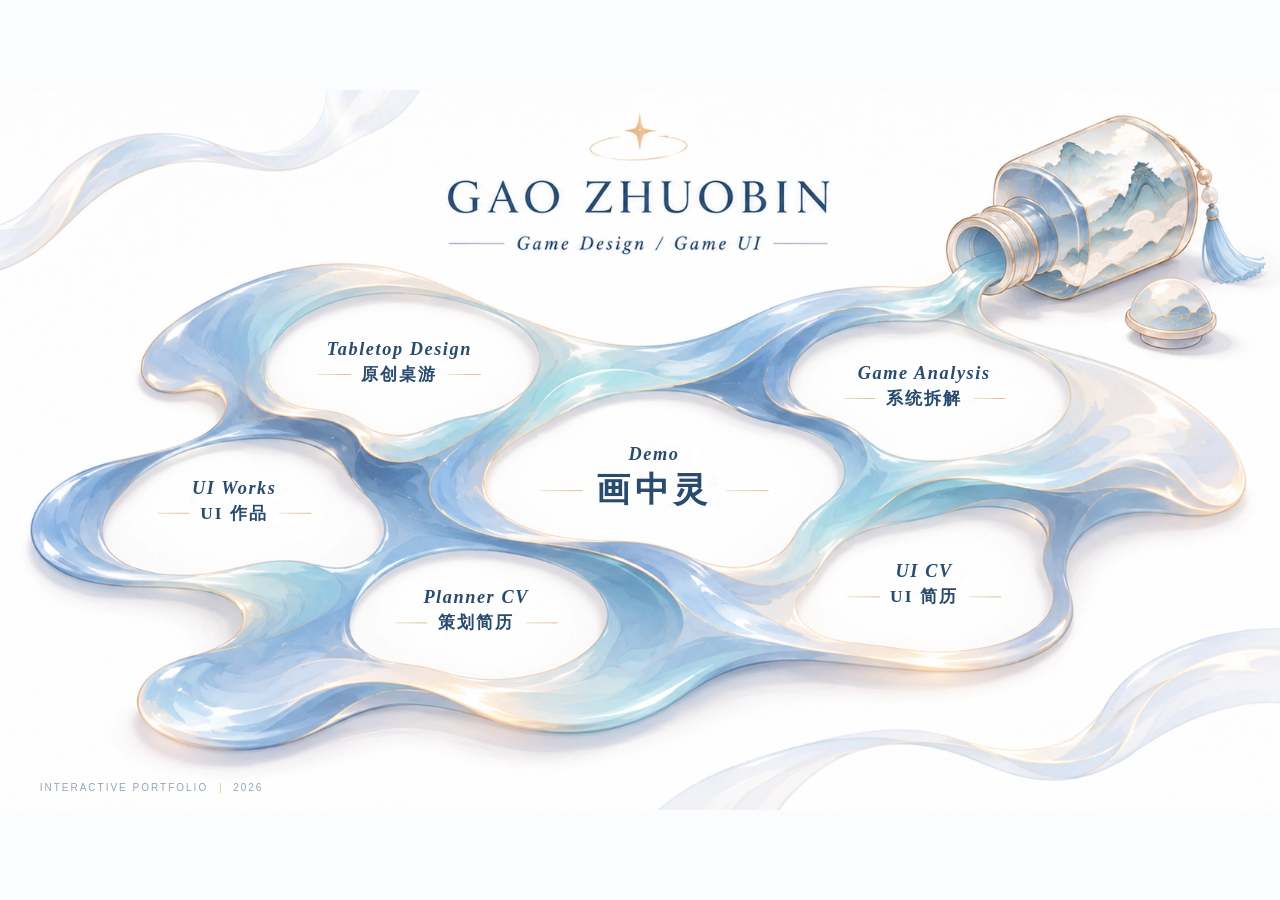
<file: index.html>
<!doctype html>
<html lang="zh-CN">
<head>
  <meta charset="utf-8">
  <meta name="viewport" content="width=device-width, initial-scale=1">
  <meta name="theme-color" content="#fbfcfd">
  <meta name="description" content="高茁彬的游戏策划与游戏 UI 个人作品集。">
  <title>GAO ZHUOBIN — Game Design / Game UI</title>
  <link rel="preload" as="image" href="assets/home/homepage-bottle-clean@2x.webp">
  <link rel="stylesheet" href="styles.css">
  <script src="pearl-timeline.js" defer></script>
  <script src="assets/vendor/matter.min.js" defer></script>
  <script src="assets/playground/manifest.js" defer></script>
  <script src="shake-meter.js" defer></script>
  <script src="ui-playground.js" defer></script>

  <script src="app.js" defer></script>
  <link rel="stylesheet" href="orb-legacy.css">
  <link rel="stylesheet" href="round11.css">
  <link rel="stylesheet" href="round12.css">
</head>
<body>
  <svg class="svg-filters" aria-hidden="true" focusable="false">
    <filter id="liquid-edge" x="-20%" y="-20%" width="140%" height="140%">
      <feTurbulence type="fractalNoise" baseFrequency="0.012 0.02" numOctaves="2" seed="9" result="noise">
        <animate attributeName="baseFrequency" values="0.012 0.02;0.018 0.014;0.012 0.02" dur="2.4s" repeatCount="indefinite" />
      </feTurbulence>
      <feDisplacementMap in="SourceGraphic" in2="noise" scale="34" xChannelSelector="R" yChannelSelector="G" />
    </filter>
    <filter id="pearl-text-glow" x="-80%" y="-80%" width="260%" height="260%" color-interpolation-filters="sRGB">
      <feGaussianBlur in="SourceAlpha" stdDeviation="1.6" result="softGlow" />
      <feFlood flood-color="#fff3df" flood-opacity="0.28" result="warmLight" />
      <feComposite in="warmLight" in2="softGlow" operator="in" result="warmBloom" />
      <feGaussianBlur in="SourceAlpha" stdDeviation="6" result="wideGlow" />
      <feFlood flood-color="#efd9b6" flood-opacity="0.10" result="wideLight" />
      <feComposite in="wideLight" in2="wideGlow" operator="in" result="wideBloom" />
      <feMerge>
        <feMergeNode in="wideBloom" />
        <feMergeNode in="warmBloom" />
        <feMergeNode in="SourceGraphic" />
      </feMerge>
    </filter>
  </svg>

  <div class="site-root" id="site-root">
    <div class="orientation-hint" role="status" aria-live="polite"><strong>请横屏浏览</strong><span>ROTATE YOUR DEVICE</span></div>
    <main id="home-screen" class="home-screen" aria-label="作品集首页">
      <div class="home-stage" id="home-stage">
        <img class="home-background" src="assets/home/homepage-bottle-clean@2x.webp" alt="右上角墨水瓶倾倒出蓝白流体的个人作品集首页背景">
        <svg class="home-pearl-scan" viewBox="0 0 1672 941" preserveAspectRatio="none" aria-hidden="true">
          <defs>
            
            <mask id="pearl-mask-main" maskUnits="userSpaceOnUse" maskContentUnits="userSpaceOnUse" x="0" y="0" width="1672" height="941" style="mask-type:alpha">
              <image href="assets/home/pearl-mask-main.png" x="0" y="0" width="1672" height="941" preserveAspectRatio="none" />
            </mask>
            <mask id="pearl-mask-top" maskUnits="userSpaceOnUse" maskContentUnits="userSpaceOnUse" x="0" y="0" width="1672" height="941" style="mask-type:alpha">
              <image href="assets/home/pearl-mask-ribbon-top.png" x="0" y="0" width="1672" height="941" preserveAspectRatio="none" />
            </mask>
            <mask id="pearl-mask-bottom" maskUnits="userSpaceOnUse" maskContentUnits="userSpaceOnUse" x="0" y="0" width="1672" height="941" style="mask-type:alpha">
              <image href="assets/home/pearl-mask-ribbon-bottom.png" x="0" y="0" width="1672" height="941" preserveAspectRatio="none" />
            </mask>

            <filter id="pearl-sheen-wide-soft" x="-20%" y="-20%" width="140%" height="140%" color-interpolation-filters="sRGB">
              <feGaussianBlur stdDeviation="5.0" />
            </filter>
            <filter id="pearl-sheen-core-soft" x="-20%" y="-20%" width="140%" height="140%" color-interpolation-filters="sRGB">
              <feGaussianBlur stdDeviation="0.9" />
            </filter>

            
            <linearGradient id="sheen-main-wide" gradientUnits="userSpaceOnUse" x1="1510" y1="118" x2="950" y2="452" spreadMethod="pad" gradientTransform="translate(0 0)" >
              <stop offset="0" stop-color="#FFFFFF" stop-opacity="0" />
              <stop offset="0.15" stop-color="#DCECF8" stop-opacity="0.035" />
              <stop offset="0.28" stop-color="#DFF0F4" stop-opacity="0.075" />
              <stop offset="0.40" stop-color="#EAE7F5" stop-opacity="0.10" />
              <stop offset="0.47" stop-color="#FFFFFF" stop-opacity="0.19" />
              <stop offset="0.52" stop-color="#FFFFFF" stop-opacity="0.27" />
              <stop offset="0.59" stop-color="#F7FBFF" stop-opacity="0.18" />
              <stop offset="0.68" stop-color="#DFF0F7" stop-opacity="0.105" />
              <stop offset="0.78" stop-color="#E8E2F2" stop-opacity="0.045" />
              <stop offset="1" stop-color="#FFFFFF" stop-opacity="0" />
            </linearGradient>
            <linearGradient id="sheen-main-core" gradientUnits="userSpaceOnUse" x1="1370" y1="201" x2="1090" y2="369" spreadMethod="pad" gradientTransform="translate(0 0)" >
              <stop offset="0" stop-color="#FFFFFF" stop-opacity="0" />
              <stop offset="0.29" stop-color="#DCEEF8" stop-opacity="0.035" />
              <stop offset="0.39" stop-color="#E6E8F5" stop-opacity="0.14" />
              <stop offset="0.46" stop-color="#FFFFFF" stop-opacity="0.46" />
              <stop offset="0.50" stop-color="#FFFFFF" stop-opacity="0.76" />
              <stop offset="0.54" stop-color="#FFFDF8" stop-opacity="0.55" />
              <stop offset="0.60" stop-color="#E1F1F7" stop-opacity="0.34" />
              <stop offset="0.68" stop-color="#E8E1F2" stop-opacity="0.10" />
              <stop offset="1" stop-color="#FFFFFF" stop-opacity="0" />
            </linearGradient>

            
            <linearGradient id="sheen-top-wide" gradientUnits="userSpaceOnUse" x1="675" y1="-39" x2="365" y2="75" spreadMethod="pad" gradientTransform="translate(0 0)" >
              <stop offset="0" stop-color="#FFFFFF" stop-opacity="0" />
              <stop offset="0.15" stop-color="#E0F0FA" stop-opacity="0.04" />
              <stop offset="0.28" stop-color="#E6ECF8" stop-opacity="0.075" />
              <stop offset="0.40" stop-color="#EDE9F6" stop-opacity="0.11" />
              <stop offset="0.47" stop-color="#FFFFFF" stop-opacity="0.22" />
              <stop offset="0.52" stop-color="#FFFFFF" stop-opacity="0.30" />
              <stop offset="0.59" stop-color="#F8FBFF" stop-opacity="0.19" />
              <stop offset="0.68" stop-color="#E0F0F8" stop-opacity="0.12" />
              <stop offset="0.78" stop-color="#E9E3F3" stop-opacity="0.055" />
              <stop offset="1" stop-color="#FFFFFF" stop-opacity="0" />
            </linearGradient>
            <linearGradient id="sheen-top-core" gradientUnits="userSpaceOnUse" x1="620" y1="-18" x2="420" y2="54" spreadMethod="pad" gradientTransform="translate(0 0)" >
              <stop offset="0" stop-color="#FFFFFF" stop-opacity="0" />
              <stop offset="0.29" stop-color="#DDEFF9" stop-opacity="0.06" />
              <stop offset="0.39" stop-color="#E9E6F6" stop-opacity="0.18" />
              <stop offset="0.46" stop-color="#FFFFFF" stop-opacity="0.54" />
              <stop offset="0.50" stop-color="#FFFFFF" stop-opacity="0.82" />
              <stop offset="0.54" stop-color="#FFFCF6" stop-opacity="0.34" />
              <stop offset="0.60" stop-color="#E2F1F8" stop-opacity="0.44" />
              <stop offset="0.67" stop-color="#E9E2F3" stop-opacity="0.15" />
              <stop offset="1" stop-color="#FFFFFF" stop-opacity="0" />
            </linearGradient>

            
            <linearGradient id="sheen-bottom-wide" gradientUnits="userSpaceOnUse" x1="1858" y1="653" x2="1478" y2="753" spreadMethod="pad" gradientTransform="translate(0 0)" >
              <stop offset="0" stop-color="#FFFFFF" stop-opacity="0" />
              <stop offset="0.15" stop-color="#E0F0FA" stop-opacity="0.04" />
              <stop offset="0.28" stop-color="#E6ECF8" stop-opacity="0.075" />
              <stop offset="0.40" stop-color="#EDE9F6" stop-opacity="0.11" />
              <stop offset="0.47" stop-color="#FFFFFF" stop-opacity="0.22" />
              <stop offset="0.52" stop-color="#FFFFFF" stop-opacity="0.30" />
              <stop offset="0.59" stop-color="#F8FBFF" stop-opacity="0.19" />
              <stop offset="0.68" stop-color="#E0F0F8" stop-opacity="0.12" />
              <stop offset="0.78" stop-color="#E9E3F3" stop-opacity="0.055" />
              <stop offset="1" stop-color="#FFFFFF" stop-opacity="0" />
            </linearGradient>
            <linearGradient id="sheen-bottom-core" gradientUnits="userSpaceOnUse" x1="1780" y1="674" x2="1556" y2="732" spreadMethod="pad" gradientTransform="translate(0 0)" >
              <stop offset="0" stop-color="#FFFFFF" stop-opacity="0" />
              <stop offset="0.29" stop-color="#DDEFF9" stop-opacity="0.06" />
              <stop offset="0.39" stop-color="#E9E6F6" stop-opacity="0.18" />
              <stop offset="0.46" stop-color="#FFFFFF" stop-opacity="0.54" />
              <stop offset="0.50" stop-color="#FFFFFF" stop-opacity="0.82" />
              <stop offset="0.54" stop-color="#FFFCF6" stop-opacity="0.34" />
              <stop offset="0.60" stop-color="#E2F1F8" stop-opacity="0.44" />
              <stop offset="0.67" stop-color="#E9E2F3" stop-opacity="0.15" />
              <stop offset="1" stop-color="#FFFFFF" stop-opacity="0" />
            </linearGradient>
          </defs>

          <g class="sheen-zone sheen-main" mask="url(#pearl-mask-main)" style="mix-blend-mode:screen">
            <rect width="1672" height="941" fill="url(#sheen-main-wide)" filter="url(#pearl-sheen-wide-soft)" />
            <rect width="1672" height="941" fill="url(#sheen-main-core)" filter="url(#pearl-sheen-core-soft)" />
          </g>
          <g class="sheen-zone sheen-top" mask="url(#pearl-mask-top)" style="mix-blend-mode:screen">
            <rect width="1672" height="941" fill="url(#sheen-top-wide)" filter="url(#pearl-sheen-wide-soft)" />
            <rect width="1672" height="941" fill="url(#sheen-top-core)" filter="url(#pearl-sheen-core-soft)" />
          </g>
          <g class="sheen-zone sheen-bottom" mask="url(#pearl-mask-bottom)" style="mix-blend-mode:screen">
            <rect width="1672" height="941" fill="url(#sheen-bottom-wide)" filter="url(#pearl-sheen-wide-soft)" />
            <rect width="1672" height="941" fill="url(#sheen-bottom-core)" filter="url(#pearl-sheen-core-soft)" />
          </g>
        </svg>

        <nav class="home-hotspots" aria-label="作品集导航">
          <button class="hotspot hotspot-tabletop" type="button" data-page="tabletop" aria-label="原创桌游">
            <span class="hotspot-en"><span class="hotspot-ink">Tabletop Design</span></span>
            <span class="hotspot-zh"><i></i><span class="hotspot-label"><span class="hotspot-ink">原创桌游</span></span><i></i></span>
          </button>
          <button class="hotspot hotspot-analysis" type="button" data-page="analysis" aria-label="系统拆解">
            <span class="hotspot-en"><span class="hotspot-ink">Game Analysis</span></span>
            <span class="hotspot-zh"><i></i><span class="hotspot-label"><span class="hotspot-ink">系统拆解</span></span><i></i></span>
          </button>
          <button class="hotspot hotspot-demo" type="button" data-page="demo" aria-label="画中灵 Demo">
            <span class="hotspot-en"><span class="hotspot-ink">Demo</span></span>
            <span class="hotspot-zh hotspot-zh-main"><i></i><span class="hotspot-label"><span class="hotspot-ink">画中灵</span></span><i></i></span>
          </button>
          <button class="hotspot hotspot-ui" type="button" data-page="ui" aria-label="UI 作品">
            <span class="hotspot-en"><span class="hotspot-ink">UI Works</span></span>
            <span class="hotspot-zh"><i></i><span class="hotspot-label"><span class="hotspot-ink">UI 作品</span></span><i></i></span>
          </button>
          <button class="hotspot hotspot-planner" type="button" data-page="planner-cv" aria-label="策划简历">
            <span class="hotspot-en"><span class="hotspot-ink">Planner CV</span></span>
            <span class="hotspot-zh"><i></i><span class="hotspot-label"><span class="hotspot-ink">策划简历</span></span><i></i></span>
          </button>
          <button class="hotspot hotspot-ui-cv" type="button" data-page="ui-cv" aria-label="UI 简历">
            <span class="hotspot-en"><span class="hotspot-ink">UI CV</span></span>
            <span class="hotspot-zh"><i></i><span class="hotspot-label"><span class="hotspot-ink">UI 简历</span></span><i></i></span>
          </button>
        </nav>

        <div class="home-caption" aria-hidden="true">
          <span>INTERACTIVE PORTFOLIO</span>
          <span>2026</span>
        </div>
      </div>
    </main>

    <main id="page-screen" class="page-screen" hidden>

      <div class="page-topbar">
        <button class="back-button" id="back-home" type="button"><span class="back-button-orb" aria-hidden="true"></span><span class="back-button-label">返回首页</span></button>
        <div class="page-brand">GAO ZHUOBIN <span>／</span> CREATIVE PORTFOLIO</div>
        <span class="page-section-index" id="page-section-index">01 / 06</span>
      </div>
      <section class="page-content" id="page-content" aria-live="polite"></section>
    </main>

    <div class="liquid-wipe" id="liquid-wipe" aria-hidden="true"></div>

    <section class="reader-overlay" id="reader-overlay" hidden aria-label="在线阅读器">
      <div class="reader-toolbar">
        <div class="reader-title-wrap"><span class="reader-kicker">DOCUMENT VIEWER</span><strong id="reader-title">在线阅读</strong></div>
        <div class="reader-actions">
          <a id="reader-download" class="reader-download" href="#" download>下载文件 <span>↓</span></a>
          <button id="reader-close" class="reader-close" type="button" aria-label="关闭阅读器">×</button>
        </div>
      </div>
      <iframe id="reader-frame" title="PDF 在线阅读" src="about:blank"></iframe>
    </section>
  </div>

  <svg class="star-cursor-trail" id="star-cursor-trail" viewBox="0 0 1440 900" preserveAspectRatio="none" aria-hidden="true">
    <defs>
      <linearGradient id="cursor-trail-gradient" gradientUnits="userSpaceOnUse" x1="0" y1="0" x2="1" y2="0">
        <stop offset="0" stop-color="#D7A36A" stop-opacity="0" />
        <stop offset=".12" stop-color="#DDAA72" stop-opacity=".18" />
        <stop offset=".34" stop-color="#E4B47C" stop-opacity=".62" />
        <stop offset=".68" stop-color="#EBC18A" stop-opacity=".92" />
        <stop offset=".88" stop-color="#F3D4A6" stop-opacity="1" />
        <stop offset="1" stop-color="#FFF8EC" stop-opacity="1" />
      </linearGradient>
      <filter id="cursor-trail-outer-blur" x="-100%" y="-100%" width="300%" height="300%" color-interpolation-filters="sRGB">
        <feGaussianBlur stdDeviation="4.8" />
      </filter>
      <filter id="cursor-trail-inner-blur" x="-100%" y="-100%" width="300%" height="300%" color-interpolation-filters="sRGB">
        <feGaussianBlur stdDeviation="1.35" />
      </filter>
    </defs>
    <path id="cursor-trail-glow" d="" fill="none" stroke="#E4B47C" stroke-width="4.4" stroke-linecap="round" stroke-linejoin="round" filter="url(#cursor-trail-outer-blur)" opacity=".38" />
    <path id="cursor-trail-soft-glow" d="" fill="none" stroke="#E9B97F" stroke-width="2.15" stroke-linecap="round" stroke-linejoin="round" filter="url(#cursor-trail-inner-blur)" opacity=".68" />
    <path id="cursor-trail-line" d="" fill="none" stroke="url(#cursor-trail-gradient)" stroke-width="1.28" stroke-linecap="round" stroke-linejoin="round" />
    <path id="cursor-trail-core" d="" fill="none" stroke="#FFF9EF" stroke-width=".52" stroke-linecap="round" stroke-linejoin="round" opacity=".94" />
  </svg>
  <div class="star-cursor" id="star-cursor" aria-hidden="true">
    <svg viewBox="0 0 36 36" role="presentation" focusable="false">
      <path class="star-cursor-shape" d="M18 2.8 C19.55 10.35 21.65 14.45 33.2 18 C21.65 21.55 19.55 25.65 18 33.2 C16.45 25.65 14.35 21.55 2.8 18 C14.35 14.45 16.45 10.35 18 2.8Z" fill="#EBC08B" stroke="#D6A16B" stroke-width="1.05" stroke-linejoin="round" />
      <path d="M18 4.7 C19.2 10.85 21.05 14.35 27.1 17.1 C22.25 16.9 19.65 15.55 18 13.25 C16.35 15.55 13.75 16.9 8.9 17.1 C14.95 14.35 16.8 10.85 18 4.7Z" fill="#FFF0D9" opacity=".36" />
      <path d="M5.3 18 C12.6 15.9 15.9 12.6 18 5.3" fill="none" stroke="#FFF7EA" stroke-width=".72" stroke-linecap="round" opacity=".62" />
    </svg>
  </div>

  <script src="star-cursor.js" defer></script>
</body>
</html>
</file>
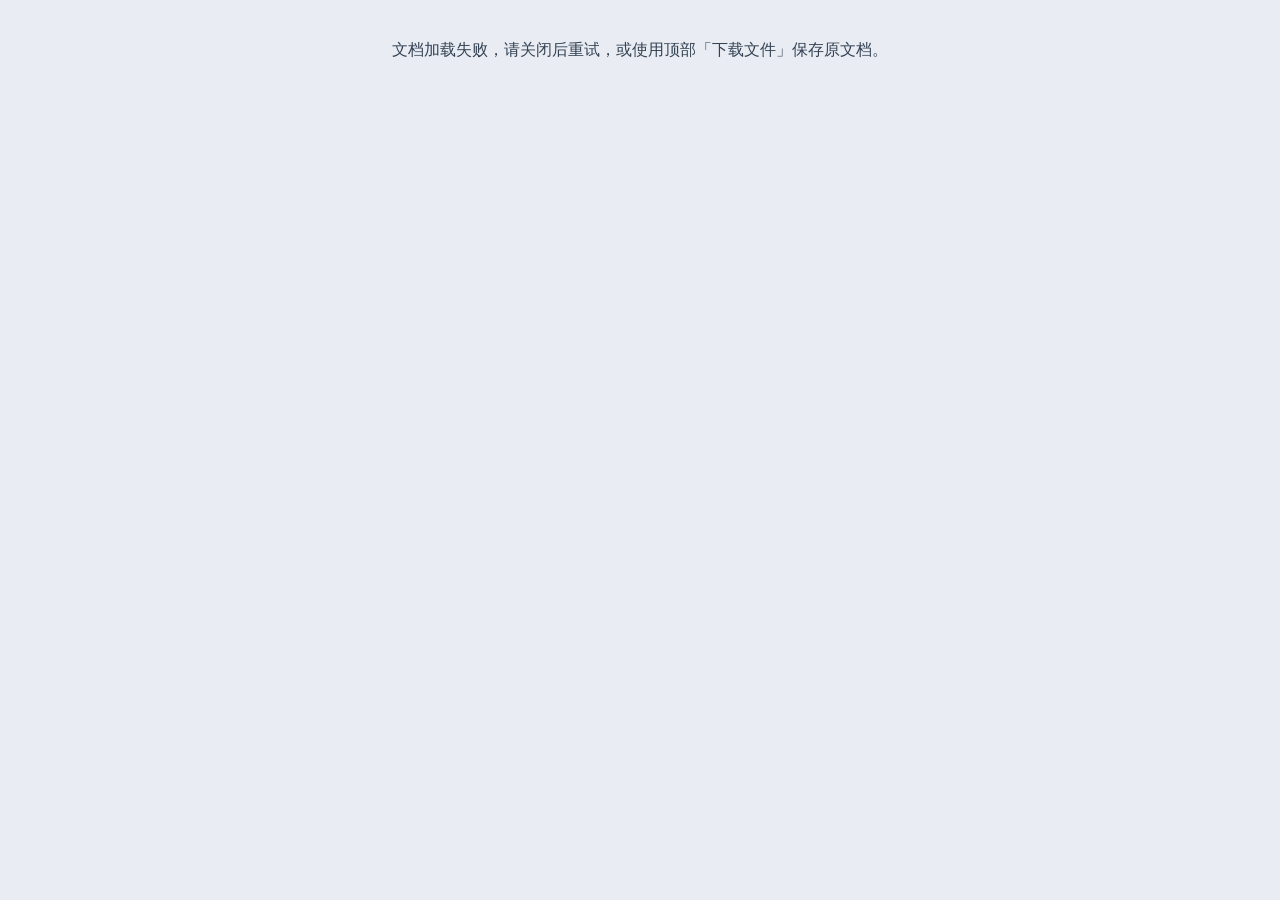
<file: reader.html>
<!doctype html><html lang="zh-CN"><head><meta charset="utf-8"><meta name="viewport" content="width=device-width,initial-scale=1"><title>在线阅读</title><style>html{background:#e9edf3;color:#344254;font-family:system-ui,sans-serif}body{margin:0}main{max-width:1200px;margin:auto;padding:16px 10px 40px}figure{margin:0 0 20px}img{display:block;width:100%;height:auto;background:white;box-shadow:0 2px 16px #26354a12}figcaption{text-align:center;padding:8px;font-size:12px}#status{text-align:center;padding:24px}a{color:inherit}body.zoom main{max-width:none}button{position:fixed;right:16px;bottom:16px;border:1px solid #bcc9db;border-radius:20px;background:#f7faffed;padding:10px 16px;color:#344254;cursor:pointer}</style></head><body><p id="status" role="status">正在加载文档…</p><main id="pages"></main><button id="zoom" hidden>放大阅读</button><script src="assets/reader/manifest.js"></script><script src="reader.js"></script></body></html>
</file>
<file: styles.css>
:root{
  --ink:#19385d;
  --ink-soft:#47627f;
  --blue:#a9c8e8;
  --cyan:#a9d9dc;
  --gold:#d9b77f;
  --paper:#fbfcfd;
  --line:rgba(45,79,112,.15);
  --serif:"Iowan Old Style","Baskerville","Times New Roman","Songti SC","STSong","SimSun",serif;
  --sans:"Aptos","Segoe UI","Microsoft YaHei",sans-serif;
}
*{box-sizing:border-box}
html,body{margin:0;min-height:100%;background:var(--paper);color:var(--ink);font-family:var(--sans)}
body{overflow-x:hidden}
button,a{font:inherit}
button{color:inherit}
[hidden]{display:none!important}
.svg-filters{position:absolute;width:0;height:0;overflow:hidden}
.site-root{min-height:100vh;position:relative;isolation:isolate}
/* Home: bottle-poured liquid artwork + independent, precisely centered labels */
.home-screen{min-height:100vh;display:grid;place-items:center;background:#fbfcfd;overflow:hidden}
.home-stage{container-type:inline-size;position:relative;width:min(100vw,177.683vh);aspect-ratio:1672/941;max-height:100vh;overflow:hidden;background:#fff;isolation:isolate}
.home-background{position:absolute;inset:0;width:100%;height:100%;object-fit:contain;user-select:none;pointer-events:none;image-rendering:auto}
.home-atmosphere{position:absolute;inset:0;pointer-events:none;background:linear-gradient(112deg,transparent 34%,rgba(255,255,255,.15) 47%,rgba(255,255,255,.24) 50%,transparent 63%);mix-blend-mode:screen;opacity:.6;transform:translateX(-120%);animation:soft-glide 20s ease-in-out infinite}
@keyframes soft-glide{0%,18%{transform:translateX(-120%)}70%,100%{transform:translateX(120%)}}
.home-hotspots{position:absolute;inset:0;z-index:2}
.hotspot{--hotspot-scale:1;--hotspot-lift:0px;position:absolute;display:flex;flex-direction:column;align-items:center;justify-content:center;gap:clamp(2px,.32cqw,6px);padding:0;border:0;background:transparent;cursor:pointer;color:var(--ink);text-align:center;transform:translate(-50%,calc(-50% + var(--hotspot-lift))) scale(var(--hotspot-scale));transition:transform .28s cubic-bezier(.2,.75,.25,1),filter .28s ease;text-decoration:none;outline:none;isolation:isolate;white-space:nowrap}
/* No white blur plate behind labels: the liquid opening must remain completely visible. */
.hotspot::before{content:none;display:none}
.hotspot:hover,.hotspot:focus-visible{--hotspot-scale:1.018;--hotspot-lift:-3px;filter:drop-shadow(0 2px 6px rgba(51,88,126,.12))}
.hotspot:active{--hotspot-scale:.99;--hotspot-lift:0px}
.hotspot-en{font-family:var(--serif);font-style:italic;font-weight:600;letter-spacing:.085em;font-size:clamp(13px,1.43cqw,27px);line-height:1.15;color:#254568;white-space:nowrap;text-shadow:0 1px 0 rgba(255,255,255,.32)}
.hotspot-zh{display:flex;align-items:center;justify-content:center;gap:clamp(7px,.82cqw,15px);font-family:var(--serif);font-size:clamp(14px,1.36cqw,25px);letter-spacing:.12em;line-height:1.2;font-weight:600;white-space:nowrap;color:#214467;text-shadow:0 1px 0 rgba(255,255,255,.25)}
.hotspot-zh i{display:block;flex:0 0 auto;width:clamp(18px,2.55cqw,46px);height:1px;background:linear-gradient(90deg,rgba(216,181,128,.36),rgba(216,181,128,.9));transition:width .3s ease}
.hotspot:hover .hotspot-zh i,.hotspot:focus-visible .hotspot-zh i{width:clamp(22px,2.9cqw,52px)}
.hotspot-zh-main{font-size:clamp(25px,2.65cqw,48px);letter-spacing:.13em;font-weight:700;gap:clamp(10px,1.1cqw,20px)}
.hotspot-zh-main i{width:clamp(24px,3.35cqw,60px)}
.hotspot:hover .hotspot-zh-main i,.hotspot:focus-visible .hotspot-zh-main i{width:clamp(28px,3.65cqw,66px)}
/* Positions are anchored to the visual centre of each white opening in the bottle version. */
.hotspot-tabletop{left:31.2%;top:37.7%;width:20.5%;height:15%}
.hotspot-analysis{left:72.2%;top:41.1%;width:20%;height:15%}
.hotspot-demo{left:51.1%;top:53.8%;width:21%;height:18%;gap:clamp(3px,.42cqw,8px)}
.hotspot-ui{left:18.3%;top:57%;width:19.5%;height:17%}
.hotspot-planner{left:37.2%;top:72.2%;width:19.5%;height:16%}
.hotspot-ui-cv{left:72.2%;top:68.6%;width:20%;height:16%}
.home-caption{position:absolute;z-index:2;left:3.1%;bottom:2.4%;display:flex;gap:12px;align-items:center;font:10px/1 var(--sans);letter-spacing:.2em;color:rgba(36,69,103,.48);pointer-events:none}
.home-caption span+span{padding-left:12px;border-left:1px solid rgba(217,183,127,.65)}
.orientation-hint{display:none}

/* Shared detail-page shell */
.page-screen{min-height:100vh;background:radial-gradient(ellipse at 50% -10%,rgba(205,225,244,.25),transparent 44%),linear-gradient(180deg,#fcfdfe,#f8fafc);animation:page-in .65s ease both}
@keyframes page-in{from{opacity:0;transform:translateY(12px);filter:blur(5px)}to{opacity:1;transform:none;filter:blur(0)}}
.page-topbar{height:76px;padding:0 clamp(20px,4vw,64px);display:grid;grid-template-columns:1fr auto 1fr;align-items:center;border-bottom:1px solid var(--line);background:rgba(255,255,255,.66);backdrop-filter:blur(14px)}
.back-button{justify-self:start;border:0;background:transparent;padding:10px 0;cursor:pointer;color:#496784;font-size:13px;letter-spacing:.04em;transition:color .2s,transform .2s}
.back-button span{font-size:18px;margin-right:8px;color:var(--gold)}
.back-button:hover{color:var(--ink);transform:translateX(-3px)}
.page-brand{font-family:var(--serif);font-size:13px;letter-spacing:.2em;color:#355473;white-space:nowrap}
.page-brand span{color:var(--gold);padding:0 8px}
.page-section-index{justify-self:end;font:11px var(--serif);letter-spacing:.18em;color:#8b9bab}
.page-content{width:min(1200px,calc(100% - 48px));margin:0 auto;padding:clamp(34px,5vw,72px) 0 84px}
.page-eyebrow{margin:0 0 14px;font-size:10px;letter-spacing:.24em;color:#9aabbb;text-transform:uppercase}
.page-title{margin:0;font:500 clamp(32px,4.2vw,58px)/1.12 var(--serif);letter-spacing:.035em;color:#1b3c61}
.page-subtitle{margin:14px 0 0;color:#6b8096;font:italic 16px/1.6 var(--serif);letter-spacing:.04em}
.page-lead{margin:20px 0 0;max-width:660px;color:#667d93;font-size:14px;line-height:2}
.page-hero-grid{display:grid;grid-template-columns:minmax(280px,.86fr) 1.14fr;gap:clamp(32px,6vw,84px);align-items:center;margin-top:44px}
.page-cover{position:relative;padding:12px;border:1px solid rgba(210,220,231,.8);border-radius:5px;background:rgba(255,255,255,.7);box-shadow:0 22px 55px rgba(39,73,109,.08)}
.page-cover::before{content:"";position:absolute;inset:6px;border:1px solid rgba(217,183,127,.42);pointer-events:none}
.page-cover img{display:block;width:100%;max-height:470px;object-fit:contain;object-position:center;box-shadow:0 8px 24px rgba(28,55,83,.08)}
.page-copy{max-width:620px}
.page-copy p{color:#657c92;font-size:14px;line-height:2}
.page-meta{display:flex;gap:24px;flex-wrap:wrap;margin:24px 0;color:#8193a5;font:11px var(--sans);letter-spacing:.08em}
.page-meta span{padding-left:12px;border-left:1px solid var(--gold)}
.action-row{display:flex;flex-wrap:wrap;gap:12px;margin-top:26px}
.action-button{display:inline-flex;align-items:center;justify-content:center;gap:10px;min-height:44px;padding:0 20px;border:1px solid rgba(55,91,128,.25);border-radius:2px;background:rgba(255,255,255,.78);color:#315373;text-decoration:none;font-size:12px;letter-spacing:.05em;cursor:pointer;transition:all .22s ease}
.action-button.primary{border-color:rgba(217,183,127,.75);background:linear-gradient(120deg,rgba(255,255,255,.95),rgba(244,248,251,.95));box-shadow:0 6px 18px rgba(45,82,122,.08)}
.action-button:hover{transform:translateY(-2px);border-color:var(--gold);box-shadow:0 10px 22px rgba(45,82,122,.11)}
.resource-section{margin-top:54px;padding-top:24px;border-top:1px solid var(--line)}
.resource-heading{display:flex;justify-content:space-between;align-items:baseline;gap:20px;margin-bottom:18px}
.resource-heading h3{margin:0;font:500 22px var(--serif);color:#254a6d}
.resource-heading span{font:10px var(--sans);letter-spacing:.18em;color:#a2afbd}
.resource-grid{display:grid;grid-template-columns:repeat(4,minmax(0,1fr));gap:12px}
.resource-card{min-height:108px;padding:18px;border:1px solid rgba(208,219,229,.8);background:rgba(255,255,255,.58);display:flex;flex-direction:column;justify-content:space-between;gap:12px}
.resource-card strong{font:500 16px var(--serif);color:#365977}
.resource-card small{font-size:11px;color:#91a0af;line-height:1.6}
.resource-card a{align-self:flex-start;font-size:11px;color:#9b7a4c;text-decoration:none;border-bottom:1px solid rgba(217,183,127,.5);padding-bottom:3px}
.media-frame{margin-top:38px;overflow:hidden;border:1px solid rgba(207,219,231,.8);background:#edf2f6;box-shadow:0 18px 42px rgba(41,75,108,.08)}
.media-frame video{display:block;width:100%;max-height:68vh;background:#111}
.media-caption{padding:12px 16px;color:#8092a4;font-size:11px;letter-spacing:.04em}

/* UI Works: the orb is the interaction hub */
.ui-page{width:min(1400px,calc(100% - 36px));padding-top:24px}
.ui-topline{display:flex;align-items:center;justify-content:space-between;gap:16px;margin-bottom:14px}
.ui-topline .page-eyebrow{margin:0}
.ui-orb-zone{min-height:min(690px,calc(100vh - 150px));display:grid;place-items:center;position:relative;overflow:hidden;border:1px solid rgba(216,226,236,.7);background:radial-gradient(ellipse at 50% 55%,rgba(229,240,249,.5),transparent 35%),linear-gradient(135deg,rgba(255,255,255,.96),rgba(248,251,253,.9));}
.ui-orb-zone::before,.ui-orb-zone::after{content:"";position:absolute;width:42vw;height:42vw;max-width:620px;max-height:620px;border-radius:50%;border:1px solid rgba(182,205,225,.2);pointer-events:none}
.ui-orb-zone::after{width:56vw;height:56vw;max-width:820px;max-height:820px;border-color:rgba(217,183,127,.16)}
.orb-stack{position:relative;z-index:2;display:flex;flex-direction:column;align-items:center;gap:24px}
.liquid-orb{--orb-x:0px;--orb-y:0px;position:relative;width:clamp(168px,20vw,270px);aspect-ratio:1;border:1px solid rgba(255,255,255,.95);border-radius:50%;cursor:grab;touch-action:none;user-select:none;transform:translate(var(--orb-x),var(--orb-y));background:radial-gradient(circle at 31% 23%,rgba(255,255,255,.98) 0 4%,rgba(255,255,255,.48) 8%,transparent 22%),radial-gradient(circle at 69% 73%,rgba(255,255,255,.62),transparent 28%),conic-gradient(from 210deg at 50% 50%,#b7d0ec 0deg,#e8edf7 54deg,#a9dfe0 104deg,#f5e8d4 150deg,#9dbce1 208deg,#dce8f6 270deg,#b5dfe1 318deg,#b7d0ec 360deg);box-shadow:inset -18px -24px 36px rgba(74,111,159,.18),inset 13px 12px 25px rgba(255,255,255,.9),0 30px 70px rgba(75,109,151,.18),0 8px 20px rgba(217,183,127,.12);animation:orb-float 5.5s ease-in-out infinite;transition:box-shadow .25s ease,filter .25s ease}
.liquid-orb::before{content:"";position:absolute;inset:8%;border-radius:50%;background:conic-gradient(from 20deg,transparent 0 16%,rgba(255,255,255,.56) 20%,rgba(115,171,208,.15) 27%,transparent 34% 48%,rgba(255,255,255,.62) 54%,rgba(217,183,127,.18) 61%,transparent 70%);filter:blur(11px);mix-blend-mode:screen;transform:rotate(-18deg)}
.liquid-orb::after{content:"";position:absolute;top:12%;left:23%;width:32%;height:12%;border-radius:50%;background:rgba(255,255,255,.84);filter:blur(8px);transform:rotate(-27deg)}
.liquid-orb:hover{box-shadow:inset -18px -24px 36px rgba(74,111,159,.2),inset 13px 12px 25px rgba(255,255,255,.95),0 38px 80px rgba(75,109,151,.23),0 8px 24px rgba(217,183,127,.2)}
.liquid-orb:active{cursor:grabbing;animation:none}
@keyframes orb-float{0%,100%{translate:0 0}50%{translate:0 -9px}}
.orb-hint{text-align:center;display:flex;flex-direction:column;gap:8px}
.orb-hint strong{font:italic 18px var(--serif);letter-spacing:.16em;color:#35597a}
.orb-hint span{font-size:12px;letter-spacing:.08em;color:#91a4b6}
.orb-hint small{font-size:10px;color:#b4a17f;letter-spacing:.14em}
.asset-stage{display:grid;grid-template-columns:minmax(0,1fr) 1px minmax(0,1fr);gap:20px;margin-top:30px;animation:assets-in .7s ease both}
@keyframes assets-in{from{opacity:0;transform:translateY(16px)}to{opacity:1;transform:none}}
.asset-divider{background:linear-gradient(180deg,transparent,rgba(190,207,224,.9),rgba(217,183,127,.55),transparent)}
.asset-panel{min-width:0;padding:18px 16px 22px;border:1px solid rgba(207,220,232,.75);background:rgba(255,255,255,.66)}
.asset-panel-head{display:flex;justify-content:space-between;align-items:baseline;gap:10px;margin-bottom:16px;padding-bottom:12px;border-bottom:1px solid rgba(207,220,232,.7)}
.asset-panel-head h3{margin:0;font:500 20px var(--serif);color:#274c6e}
.asset-panel-head span{font-size:10px;letter-spacing:.15em;color:#9babb9}
.asset-grid{display:grid;grid-template-columns:repeat(4,minmax(0,1fr));gap:12px}
.asset-card{position:relative;min-width:0;min-height:110px;padding:8px 6px 10px;display:flex;flex-direction:column;align-items:center;justify-content:center;gap:8px;border:1px solid rgba(216,226,235,.68);border-radius:3px;background:linear-gradient(145deg,rgba(255,255,255,.96),rgba(248,251,253,.8));box-shadow:0 6px 16px rgba(53,86,119,.045);cursor:grab;touch-action:none;opacity:0;transform:translate(var(--throw-x,0),var(--throw-y,42px)) rotate(var(--throw-r,-12deg)) scale(.5);transition:opacity .45s ease,transform .65s cubic-bezier(.18,.78,.2,1);transition-delay:var(--delay,0ms)}
.asset-stage.is-released .asset-card{opacity:1;transform:translate(0,0) rotate(var(--rest-r,0deg)) scale(1)}
.asset-card img{display:block;max-width:100%;width:100%;height:72px;object-fit:contain;pointer-events:none;filter:drop-shadow(0 5px 5px rgba(45,65,86,.12))}
.asset-card span{max-width:100%;font-size:10px;line-height:1.3;color:#7f91a3;text-align:center;white-space:nowrap;overflow:hidden;text-overflow:ellipsis}
.asset-card:hover,.asset-card.is-dragging{z-index:4;border-color:rgba(217,183,127,.75);box-shadow:0 12px 24px rgba(53,86,119,.12);cursor:grabbing}
.asset-card.is-dragging{transition:none}
.asset-return{position:sticky;bottom:18px;z-index:5;display:block;margin:20px auto 0;padding:11px 24px;border:1px solid rgba(217,183,127,.72);background:rgba(255,255,255,.92);color:#496987;font-size:11px;letter-spacing:.12em;box-shadow:0 8px 24px rgba(49,82,116,.1);cursor:pointer;backdrop-filter:blur(12px)}
.asset-return:hover{background:#fff;transform:translateY(-2px)}
.ui-orb-zone.is-released{min-height:0;border:0;background:transparent;overflow:visible}
.ui-orb-zone.is-released .orb-stack{display:none}
.ui-orb-zone.is-released::before,.ui-orb-zone.is-released::after{display:none}
.ui-orb-zone.is-released .asset-stage{display:grid}

/* Liquid transition */
.liquid-wipe{position:fixed;z-index:50;inset:0;pointer-events:none;opacity:0;background:radial-gradient(ellipse at 35% 40%,rgba(233,243,250,.98),rgba(170,204,231,.96) 30%,rgba(156,218,220,.95) 52%,rgba(247,231,205,.96) 70%,rgba(255,255,255,.98));clip-path:circle(0 at var(--wipe-x,50%) var(--wipe-y,50%));filter:url(#liquid-edge);transition:clip-path .72s cubic-bezier(.65,0,.2,1),opacity .18s ease}
.liquid-wipe.is-active{opacity:1;clip-path:circle(150vmax at var(--wipe-x,50%) var(--wipe-y,50%))}

/* PDF reader overlay */
.reader-overlay{position:fixed;inset:0;z-index:80;display:flex;flex-direction:column;background:#eef2f5;animation:reader-in .28s ease both}
@keyframes reader-in{from{opacity:0;transform:scale(.985)}to{opacity:1;transform:none}}
.reader-toolbar{height:66px;flex:0 0 66px;display:flex;align-items:center;justify-content:space-between;padding:0 22px;background:rgba(255,255,255,.96);border-bottom:1px solid rgba(40,72,104,.14)}
.reader-title-wrap{display:flex;flex-direction:column;gap:3px}
.reader-kicker{font-size:9px;letter-spacing:.2em;color:#9aabbb}
.reader-title-wrap strong{font:500 16px var(--serif);color:#294e70}
.reader-actions{display:flex;align-items:center;gap:18px}
.reader-download{font-size:11px;color:#7c8fa2;text-decoration:none}
.reader-download span{color:#b18a53;margin-left:4px}
.reader-close{width:34px;height:34px;border:1px solid rgba(47,78,110,.2);border-radius:50%;background:#fff;color:#496681;font-size:22px;line-height:1;cursor:pointer}
.reader-overlay iframe{border:0;flex:1;width:100%;background:#e7edf2}

@media(max-width:900px){
  .page-hero-grid{grid-template-columns:minmax(220px,.8fr) 1.2fr;gap:28px}
  .resource-grid{grid-template-columns:repeat(2,minmax(0,1fr))}
  .asset-grid{grid-template-columns:repeat(3,minmax(0,1fr))}
  .asset-card{min-height:100px}
}
@media(max-width:680px){
  .home-screen{min-height:100svh;padding:0;display:grid;place-items:center;overflow:hidden}
  .home-stage{width:min(100vw,177.683svh);max-height:100svh;aspect-ratio:1672/941;min-height:0;display:block;overflow:hidden;background:#fff}
  .home-background{position:absolute;inset:0;width:100%;height:100%;object-fit:contain}
  .home-hotspots{position:absolute;inset:0;margin:0;padding:0;display:block}
  .hotspot{position:absolute;min-height:0;padding:0;border:0;border-radius:0;background:transparent;box-shadow:none;backdrop-filter:none}
  .hotspot-en{font-size:clamp(11px,1.95cqw,17px)}
  .hotspot-zh{font-size:clamp(11px,1.85cqw,16px);gap:clamp(5px,.8cqw,8px)}
  .hotspot-zh i{width:clamp(12px,2.3cqw,20px)}
  .hotspot-zh-main{font-size:clamp(21px,3.5cqw,30px)}
  .hotspot-zh-main i{width:clamp(18px,3cqw,26px)}
  .home-caption{left:2.5%;bottom:2%;font-size:7px;gap:7px}
  .home-caption span+span{padding-left:7px}
  .orientation-hint{display:none}
  .page-topbar{height:62px;padding:0 16px;grid-template-columns:1fr auto}
  .page-brand{display:none}
  .page-section-index{font-size:10px}
  .page-content{width:calc(100% - 32px);padding:34px 0 56px}
  .page-hero-grid{grid-template-columns:1fr;gap:26px;margin-top:28px}
  .page-cover{max-width:420px;margin:0 auto;width:100%}
  .page-cover img{max-height:360px}
  .resource-grid{grid-template-columns:1fr 1fr}
  .resource-heading{align-items:flex-start;flex-direction:column;gap:8px}
  .ui-page{width:calc(100% - 24px);padding-top:16px}
  .ui-orb-zone{min-height:calc(100svh - 160px)}
  .liquid-orb{width:190px}
  .asset-stage{grid-template-columns:1fr;gap:12px}
  .asset-divider{height:1px;background:linear-gradient(90deg,transparent,rgba(190,207,224,.9),rgba(217,183,127,.55),transparent)}
  .asset-grid{grid-template-columns:repeat(3,minmax(0,1fr));gap:8px}
  .asset-card{min-height:96px;padding:7px 4px}
  .asset-card img{height:58px}
  .reader-toolbar{height:58px;flex-basis:58px;padding:0 12px}
  .reader-actions{gap:10px}
  .reader-download{font-size:10px}
}
@media(max-width:680px) and (orientation:portrait){
  .home-stage{display:none}
  .orientation-hint{display:grid;place-content:center;gap:10px;min-height:100svh;text-align:center;color:#315373;background:radial-gradient(ellipse at 50% 38%,rgba(210,230,244,.35),transparent 48%),#fbfcfd}
  .orientation-hint strong{font:500 20px var(--serif);letter-spacing:.14em}
  .orientation-hint span{font:10px var(--sans);letter-spacing:.24em;color:#9aaebe}
}
@media(prefers-reduced-motion:reduce){
  *,*::before,*::after{animation-duration:.01ms!important;animation-iteration-count:1!important;scroll-behavior:auto!important;transition-duration:.01ms!important}
}
.liquid-wipe{filter:none}
.liquid-wipe.is-active{filter:url(#liquid-edge)}
.liquid-orb.is-flipping{animation:orb-flip .68s cubic-bezier(.2,.78,.25,1) forwards}
@keyframes orb-flip{0%{transform:translate(var(--orb-x),var(--orb-y)) rotateY(0) scale(1);filter:brightness(1)}45%{transform:translate(var(--orb-x),var(--orb-y)) rotateY(92deg) scale(.84);filter:brightness(1.14)}100%{transform:translate(var(--orb-x),var(--orb-y)) rotateY(180deg) scale(.66);opacity:.15;filter:blur(4px)}}
.asset-stage.is-recalling .asset-card{opacity:0;transform:translate(0,-36px) scale(.18) rotate(0deg);transition-delay:0ms}
.demo-video-frame{margin-top:34px}
.demo-video-frame video{max-height:72vh}
.demo-support-grid{margin-top:42px}
.resource-actions{display:flex;align-items:center;flex-wrap:wrap;gap:12px;margin-top:2px}
.resource-actions button{align-self:flex-start;padding:0;border:0;border-bottom:1px solid rgba(217,183,127,.5);background:transparent;color:#9b7a4c;font-size:11px;cursor:pointer;padding-bottom:3px}
.resource-actions a{margin:0}

/* ==========================================================
   V0.6 · Round 2 visual refinement
   Pearl-fluid light, restrained interaction, clean hierarchy
   ========================================================== */

/* Home atmosphere: a slow diagonal pearl reflection, not a moving overlay plate. */
.home-atmosphere{
  opacity:1;
  transform:none;
  animation:none;
  background:none;
  mix-blend-mode:normal;
}
.home-atmosphere::before,
.home-atmosphere::after{
  content:"";
  position:absolute;
  inset:-28%;
  pointer-events:none;
}
.home-atmosphere::before{
  inset:-8%;
  background:linear-gradient(125deg,
    transparent 41%,
    rgba(190,217,238,.12) 44%,
    rgba(255,239,213,.28) 48%,
    rgba(255,255,255,.34) 50%,
    rgba(177,213,237,.22) 54%,
    transparent 59%);
  mix-blend-mode:normal;
  opacity:.92;
  filter:blur(2.8px);
  transform:translate3d(-12%,-10%,0);
  animation:pearl-sweep 23s cubic-bezier(.42,0,.58,1) -6s infinite;
}
.home-atmosphere::after{
  background:
    radial-gradient(ellipse 22% 17% at 34% 32%,rgba(255,255,255,.27),transparent 76%),
    radial-gradient(ellipse 27% 19% at 70% 64%,rgba(248,226,199,.16),transparent 78%);
  mix-blend-mode:soft-light;
  opacity:.72;
  transform:translate3d(-1.5%,-1%,0);
  animation:pearl-ambient-drift 18s ease-in-out infinite alternate;
}
@keyframes pearl-sweep{
  0%,10%{transform:translate3d(-12%,-10%,0);opacity:.28}
  52%{opacity:.86}
  90%,100%{transform:translate3d(12%,10%,0);opacity:.3}
}
@keyframes pearl-ambient-drift{
  from{transform:translate3d(-1.5%,-1%,0) scale(1)}
  to{transform:translate3d(1.5%,1%,0) scale(1.035)}
}
/* The six labels breathe almost imperceptibly while idle. Hover brings a warm pearl glint. */
.hotspot{--float-delay:0s;transition:transform .34s cubic-bezier(.2,.75,.25,1),filter .34s ease}
.hotspot-tabletop{--float-delay:-1.2s}
.hotspot-analysis{--float-delay:-4.1s}
.hotspot-demo{--float-delay:-2.3s}
.hotspot-ui{--float-delay:-5.4s}
.hotspot-planner{--float-delay:-3.2s}
.hotspot-ui-cv{--float-delay:-6.3s}
.hotspot-en,.hotspot-zh{
  animation:label-breath 8.8s ease-in-out infinite;
  animation-delay:var(--float-delay);
  transition:text-shadow .38s ease,translate .38s ease;
}
.hotspot-zh{animation-duration:9.6s;animation-direction:alternate-reverse}
@keyframes label-breath{
  0%,100%{translate:0 0}
  50%{translate:0 -1.2px}
}
.hotspot:hover,.hotspot:focus-visible{
  --hotspot-scale:1.014;
  --hotspot-lift:-2px;
  filter:drop-shadow(0 2px 7px rgba(57,83,111,.13));
}
.hotspot-en,.hotspot-zh{background-image:none;background-clip:border-box;-webkit-background-clip:border-box}
.hotspot:hover .hotspot-zh i,
.hotspot:focus-visible .hotspot-zh i{
  background:linear-gradient(90deg,rgba(196,157,103,.62),rgba(255,239,211,.98),rgba(196,157,103,.7));
}

/* Shared detail page: a quiet pearl atmosphere behind readable content. */
.page-screen{
  position:relative;
  isolation:isolate;
  background:linear-gradient(180deg,#fcfdfe 0%,#f8fafc 58%,#fbfcfd 100%);
}
.page-screen::before{
  content:"";
  position:absolute;
  z-index:0;
  inset:0;
  pointer-events:none;
  background:
    radial-gradient(ellipse 34% 25% at 12% 9%,rgba(212,230,245,.32),transparent 78%),
    radial-gradient(ellipse 30% 24% at 88% 22%,rgba(246,231,211,.20),transparent 78%),
    radial-gradient(ellipse 38% 28% at 56% 78%,rgba(213,235,238,.17),transparent 80%);
  animation:detail-pearl-drift 25s ease-in-out infinite alternate;
}
@keyframes detail-pearl-drift{
  from{transform:translate3d(-.7%,0,0) scale(1)}
  to{transform:translate3d(.7%,.5%,0) scale(1.025)}
}
.page-topbar,.page-content{position:relative;z-index:1}
.page-topbar{
  height:74px;
  border-bottom:1px solid rgba(69,104,137,.12);
  background:rgba(255,255,255,.66);
  box-shadow:0 5px 24px rgba(51,82,113,.025);
}
.back-button{
  display:inline-flex;
  align-items:center;
  gap:9px;
  padding:6px 14px 6px 7px;
  border:1px solid rgba(181,202,221,.46);
  border-radius:999px;
  background:rgba(255,255,255,.58);
  color:#55718d;
  transition:background .28s ease,border-color .28s ease,color .28s ease,transform .28s ease,box-shadow .28s ease;
}
.back-button span{
  display:grid;
  place-items:center;
  width:27px;
  height:27px;
  margin:0;
  border:1px solid rgba(217,183,127,.38);
  border-radius:50%;
  background:linear-gradient(145deg,rgba(255,255,255,.96),rgba(241,247,251,.84));
  color:#b28c5a;
  font-size:16px;
  line-height:1;
}
.back-button:hover{
  transform:translateX(-2px);
  border-color:rgba(197,164,116,.58);
  background:rgba(255,255,255,.9);
  color:var(--ink);
  box-shadow:0 5px 16px rgba(61,91,122,.07);
}
.page-content{width:min(1160px,calc(100% - 64px));padding:clamp(38px,4.8vw,66px) 0 88px}
.page-content.is-entering > *{animation:detail-item-in .68s cubic-bezier(.2,.7,.25,1) both}
.page-content.is-entering > *:nth-child(2){animation-delay:75ms}
.page-content.is-entering > *:nth-child(3){animation-delay:145ms}
@keyframes detail-item-in{
  from{opacity:0;transform:translateY(12px)}
  to{opacity:1;transform:translateY(0)}
}
.page-heading{position:relative;margin:0 0 38px;padding:0 0 22px}
.page-heading::after{
  content:"";
  position:absolute;
  left:0;
  bottom:0;
  width:74px;
  height:1px;
  background:linear-gradient(90deg,rgba(190,151,99,.88),rgba(190,151,99,.08));
}
.page-eyebrow{margin-bottom:13px;color:#b0936d;font-size:10px;letter-spacing:.22em}
.page-title{font-size:clamp(34px,4vw,56px);color:#1e4165;letter-spacing:.025em}
.page-subtitle{margin-top:12px;color:#73889d;font-size:15px}
.page-hero-grid{grid-template-columns:minmax(280px,.92fr) minmax(0,1.08fr);gap:clamp(34px,5.2vw,72px);margin-top:0}
.page-cover{
  padding:13px;
  overflow:hidden;
  border:1px solid rgba(203,218,231,.78);
  border-radius:18px;
  background:linear-gradient(145deg,rgba(255,255,255,.91),rgba(246,250,253,.78));
  box-shadow:0 18px 48px rgba(39,73,109,.065),inset 0 1px 0 rgba(255,255,255,.92);
  backdrop-filter:blur(12px);
}
.page-cover::before{inset:7px;border:1px solid rgba(217,183,127,.35);border-radius:12px}
.page-cover img{border-radius:8px;box-shadow:0 7px 22px rgba(28,55,83,.065)}
.page-copy{max-width:640px}
.page-copy p{color:#617990;font-size:14px;line-height:2.05}
.page-meta{gap:9px 10px;margin:23px 0 25px}
.page-meta span{
  padding:6px 11px;
  border:1px solid rgba(202,218,231,.68);
  border-left:1px solid rgba(202,218,231,.68);
  border-radius:999px;
  background:rgba(255,255,255,.54);
  color:#7c91a5;
  font-size:10px;
  letter-spacing:.055em;
}
.action-row{gap:10px;margin-top:24px}
.action-button{
  position:relative;
  isolation:isolate;
  overflow:hidden;
  min-height:45px;
  padding:0 20px;
  border:1px solid rgba(164,190,212,.58);
  border-radius:999px;
  background:linear-gradient(135deg,rgba(255,255,255,.94),rgba(244,249,252,.84));
  color:#3e6180;
  box-shadow:0 5px 15px rgba(51,82,113,.045),inset 0 1px 0 rgba(255,255,255,.95);
  transition:transform .28s ease,border-color .28s ease,box-shadow .28s ease,color .28s ease,background .28s ease;
}
.action-button::before{
  content:"";
  position:absolute;
  z-index:-1;
  inset:-20% -45%;
  background:linear-gradient(108deg,transparent 36%,rgba(255,255,255,.72) 48%,rgba(250,231,203,.36) 52%,transparent 63%);
  transform:translateX(-72%);
  transition:transform .72s cubic-bezier(.2,.7,.25,1);
  pointer-events:none;
}
.action-button.primary{
  border-color:rgba(202,170,126,.68);
  background:linear-gradient(125deg,rgba(255,255,255,.97),rgba(239,247,251,.92));
  color:#315776;
  box-shadow:0 7px 19px rgba(59,89,119,.075),inset 0 1px 0 #fff;
}
.action-button:hover{
  transform:translateY(-2px);
  border-color:rgba(196,158,104,.78);
  color:#244866;
  box-shadow:0 10px 23px rgba(53,84,116,.09),inset 0 1px 0 #fff;
}
.action-button:hover::before{transform:translateX(72%)}
.action-button:active{transform:translateY(0) scale(.99)}
.action-button:focus-visible,.back-button:focus-visible,.resource-actions a:focus-visible,.resource-actions button:focus-visible{
  outline:2px solid rgba(187,151,103,.72);
  outline-offset:3px;
}
.resource-section{margin-top:58px;padding-top:26px;border-top:1px solid rgba(183,203,220,.58)}
.resource-heading{margin-bottom:20px}
.resource-heading h3{font-size:23px;color:#2a4d6e}
.resource-heading span{color:#a18e73;font-size:9px;letter-spacing:.2em}
.resource-grid{grid-template-columns:repeat(3,minmax(0,1fr));gap:14px}
.resource-card{
  position:relative;
  min-height:142px;
  padding:21px 20px 18px;
  overflow:hidden;
  border:1px solid rgba(203,218,231,.72);
  border-radius:15px;
  background:linear-gradient(145deg,rgba(255,255,255,.86),rgba(247,250,252,.74));
  box-shadow:0 8px 24px rgba(46,78,109,.035),inset 0 1px 0 rgba(255,255,255,.94);
  backdrop-filter:blur(10px);
  transition:transform .3s ease,border-color .3s ease,box-shadow .3s ease,background .3s ease;
}
.resource-card::before{
  content:"";
  position:absolute;
  top:-50px;
  right:-40px;
  width:130px;
  height:100px;
  border-radius:50%;
  background:radial-gradient(ellipse,rgba(255,255,255,.72),rgba(230,240,247,.12) 58%,transparent 74%);
  opacity:.62;
  pointer-events:none;
}
.resource-card:hover{
  transform:translateY(-3px);
  border-color:rgba(199,166,119,.56);
  background:linear-gradient(145deg,rgba(255,255,255,.96),rgba(246,250,252,.88));
  box-shadow:0 14px 30px rgba(46,78,109,.075),inset 0 1px 0 #fff;
}
.resource-card strong,.resource-card small,.resource-actions{position:relative;z-index:1}
.resource-card strong{font-size:16px;color:#315574}
.resource-card small{font-size:11px;color:#899aaa;line-height:1.65}
.resource-actions{gap:14px;margin-top:3px}
.resource-actions button,.resource-actions a{
  align-self:flex-start;
  display:inline-flex;
  padding:0 0 3px;
  border:0;
  border-bottom:1px solid rgba(190,151,99,.42);
  background:transparent;
  color:#a17e51;
  font-size:10px;
  line-height:1.4;
  text-decoration:none;
  cursor:pointer;
  transition:color .22s ease,border-color .22s ease;
}
.resource-actions button:hover,.resource-actions a:hover{color:#315776;border-color:rgba(49,87,118,.52)}

/* Huazhongling: use a composed still first; load the lower-resolution video only on request. */
.demo-feature-grid{
  display:grid;
  grid-template-columns:minmax(0,1.12fr) minmax(0,.88fr);
  gap:clamp(32px,5vw,68px);
  align-items:center;
}
.demo-preview-shell{
  min-width:0;
  padding:12px;
  border:1px solid rgba(203,218,231,.8);
  border-radius:21px;
  background:linear-gradient(145deg,rgba(255,255,255,.94),rgba(243,248,251,.86));
  box-shadow:0 18px 46px rgba(39,73,109,.075),inset 0 1px 0 rgba(255,255,255,.96);
}
.demo-video-trigger{
  position:relative;
  display:block;
  width:100%;
  aspect-ratio:16/10;
  padding:0;
  overflow:hidden;
  border:0;
  border-radius:13px;
  background:#253c51;
  cursor:pointer;
  text-align:left;
  isolation:isolate;
}
.demo-video-trigger img{
  display:block;
  width:100%;
  height:100%;
  object-fit:cover;
  transition:transform .75s cubic-bezier(.2,.7,.25,1),filter .5s ease;
}
.demo-preview-shade{
  position:absolute;
  inset:0;
  background:linear-gradient(180deg,rgba(17,35,52,.02) 30%,rgba(17,35,52,.48) 100%);
  transition:background .35s ease;
}
.demo-play-control{
  position:absolute;
  top:50%;
  left:50%;
  display:grid;
  place-items:center;
  width:66px;
  height:66px;
  border:1px solid rgba(255,255,255,.78);
  border-radius:50%;
  background:rgba(250,252,253,.2);
  box-shadow:0 8px 24px rgba(14,32,48,.18),inset 0 1px 0 rgba(255,255,255,.62);
  backdrop-filter:blur(12px);
  transform:translate(-50%,-50%);
  transition:transform .35s ease,background .35s ease,box-shadow .35s ease;
}
.demo-play-control i{
  display:block;
  width:0;
  height:0;
  margin-left:4px;
  border-top:9px solid transparent;
  border-bottom:9px solid transparent;
  border-left:13px solid rgba(255,255,255,.96);
  filter:drop-shadow(0 1px 2px rgba(20,38,54,.2));
}
.demo-preview-label{
  position:absolute;
  right:20px;
  bottom:17px;
  left:20px;
  display:flex;
  align-items:baseline;
  justify-content:space-between;
  gap:14px;
  color:#fff;
  text-shadow:0 1px 8px rgba(13,29,42,.4);
}
.demo-preview-label strong{font:500 17px var(--serif);letter-spacing:.08em}
.demo-preview-label small{font:9px var(--sans);letter-spacing:.16em;color:rgba(255,255,255,.78)}
.demo-video-trigger:hover img{transform:scale(1.025);filter:saturate(1.04)}
.demo-video-trigger:hover .demo-preview-shade{background:linear-gradient(180deg,rgba(17,35,52,.02) 18%,rgba(17,35,52,.56) 100%)}
.demo-video-trigger:hover .demo-play-control{transform:translate(-50%,-50%) scale(1.06);background:rgba(255,255,255,.3);box-shadow:0 10px 28px rgba(14,32,48,.22),inset 0 1px 0 rgba(255,255,255,.75)}
.demo-video-trigger:focus-visible{outline:2px solid rgba(193,157,105,.86);outline-offset:4px}
.demo-preview-caption{display:flex;align-items:center;justify-content:space-between;gap:12px;padding:12px 5px 2px;color:#8a9bab;font-size:10px;letter-spacing:.05em}
.demo-preview-caption span+span{color:#ad9675;font-size:9px;letter-spacing:.13em}
.demo-video-player{overflow:hidden;border-radius:13px;background:#172536}
.demo-video-player video{display:block;width:100%;height:auto;aspect-ratio:16/10;max-height:62vh;background:#172536}
.demo-copy{max-width:570px;padding:8px 0}
.demo-copy-lead{margin:0;color:#5e7890;font-size:15px;line-height:2.05}
.demo-copy .page-meta{margin:18px 0 22px}
.demo-copy .action-row{margin-top:0}
.demo-copy-note{display:flex;align-items:center;gap:9px;margin:21px 0 0;color:#98a7b5;font-size:11px;line-height:1.7}
.demo-copy-note span{width:5px;height:5px;flex:0 0 auto;border-radius:50%;background:#c8a474;box-shadow:0 0 0 4px rgba(216,185,139,.13)}

/* Keep the UI orb page recognizably itself; refine only the surrounding finish. */
.ui-orb-zone{
  overflow:hidden;
  border:1px solid rgba(205,220,233,.76);
  border-radius:25px;
  background:
    radial-gradient(ellipse at 50% 52%,rgba(229,240,249,.58),transparent 37%),
    radial-gradient(ellipse at 74% 22%,rgba(249,235,216,.18),transparent 35%),
    linear-gradient(135deg,rgba(255,255,255,.97),rgba(247,250,253,.91));
  box-shadow:0 18px 48px rgba(45,78,111,.045),inset 0 1px 0 rgba(255,255,255,.94);
}
.ui-orb-zone::before{border-color:rgba(166,197,222,.23)}
.ui-orb-zone::after{border-color:rgba(217,183,127,.18)}
.liquid-orb{border-radius:50%;}
.liquid-orb::before{animation:orb-sheen-turn 18s linear infinite}
@keyframes orb-sheen-turn{from{rotate:-18deg}to{rotate:342deg}}
.asset-panel{
  border:1px solid rgba(202,218,231,.78);
  border-radius:16px;
  background:rgba(255,255,255,.72);
  box-shadow:0 10px 28px rgba(43,75,107,.045),inset 0 1px 0 rgba(255,255,255,.92);
  backdrop-filter:blur(12px);
}
.asset-card{border-radius:11px;background:linear-gradient(145deg,rgba(255,255,255,.98),rgba(245,249,252,.88))}
.asset-card:hover,.asset-card.is-dragging{border-color:rgba(204,171,126,.72);box-shadow:0 12px 25px rgba(53,86,119,.105)}
.asset-return{border-radius:999px;border-color:rgba(196,160,109,.65);background:rgba(255,255,255,.88);transition:transform .25s ease,box-shadow .25s ease,background .25s ease}
.asset-return:hover{background:#fff;transform:translateY(-2px);box-shadow:0 11px 26px rgba(49,82,116,.13)}

/* A phone uses the same landscape artwork and layout; portrait is an orientation gate. */
.orientation-hint{
  position:fixed;
  z-index:120;
  inset:0;
  display:none;
  place-content:center;
  gap:11px;
  padding:24px;
  text-align:center;
  color:#315373;
  background:
    radial-gradient(ellipse at 50% 38%,rgba(210,230,244,.42),transparent 50%),
    linear-gradient(145deg,#fbfcfd,#f7fafc);
}
.orientation-hint strong{font:500 20px var(--serif);letter-spacing:.14em}
.orientation-hint span{font:10px var(--sans);letter-spacing:.24em;color:#9aaebe}

@media(max-width:900px){
  .page-content{width:min(100% - 48px,1160px)}
  .demo-feature-grid{gap:30px}
  .resource-grid{grid-template-columns:repeat(2,minmax(0,1fr))}
}
@media(max-width:680px){
  .page-content{width:calc(100% - 32px)}
  .page-heading{margin-bottom:27px}
  .page-hero-grid{grid-template-columns:1fr;gap:25px}
  .demo-feature-grid{grid-template-columns:1fr;gap:26px}
  .demo-copy{max-width:none}
  .resource-grid{grid-template-columns:1fr 1fr}
  .resource-card{min-height:132px;padding:17px 15px}
  .page-meta{gap:7px}
  .action-row{gap:8px}
  .action-button{min-height:42px;padding:0 15px;font-size:11px}
  .demo-play-control{width:54px;height:54px}
  .demo-preview-label{right:14px;bottom:12px;left:14px}
  .demo-preview-label strong{font-size:15px}
  .demo-preview-label small{font-size:8px}
  .ui-orb-zone{border-radius:18px}
}
@media(max-height:520px) and (orientation:landscape){
  .page-topbar{height:58px}
  .page-content{width:calc(100% - 52px);padding:25px 0 48px}
  .page-heading{margin-bottom:23px;padding-bottom:15px}
  .page-title{font-size:clamp(30px,5vh,42px)}
  .page-hero-grid{gap:25px}
  .page-cover img{max-height:260px}
  .demo-feature-grid{gap:25px}
  .demo-preview-shell{padding:8px;border-radius:16px}
  .demo-preview-caption{padding:8px 4px 0}
  .demo-copy-lead{font-size:13px;line-height:1.8}
  .demo-pill-list{margin:13px 0 2px}
  .demo-copy .page-meta{margin:12px 0 15px}
  .demo-copy-note{margin-top:13px}
  .resource-section{margin-top:34px;padding-top:20px}
  .ui-orb-zone{min-height:calc(100svh - 112px)}
  .liquid-orb{width:clamp(132px,22vh,190px)}
}
@media(max-width:680px) and (orientation:portrait){
  .home-screen,.page-screen{display:none!important}
  .reader-overlay{display:none!important}
  .orientation-hint{display:grid}
}
@media(hover:none){
  .hotspot-en,.hotspot-zh{animation:none}
  .resource-card:hover,.action-button:hover,.back-button:hover{transform:none}
}


/* ==========================================================
   V0.6 · Round 4 home refinement
   Soft, organic nacre reflections; warm light within the glyphs;
   no cursor wash over the original artwork.
   ========================================================== */
.home-atmosphere{
  opacity:1;
  transform:none;
  animation:none;
  background:none;
  mix-blend-mode:normal;
}
.home-atmosphere::before,
.home-atmosphere::after{
  content:"";
  position:absolute;
  inset:-10%;
  pointer-events:none;
  will-change:transform,opacity;
}
/* Diffuse pearl ambience: overlapping light clouds, never a straight beam. */
.home-atmosphere::before{
  background:
    radial-gradient(ellipse 19% 13% at 13% 38%,rgba(255,248,235,.26) 0%,rgba(255,248,235,.10) 42%,transparent 78%),
    radial-gradient(ellipse 22% 16% at 34% 56%,rgba(247,252,255,.22) 0%,rgba(225,239,247,.08) 48%,transparent 82%),
    radial-gradient(ellipse 21% 13% at 57% 40%,rgba(255,248,235,.25) 0%,rgba(245,229,207,.09) 46%,transparent 80%),
    radial-gradient(ellipse 18% 15% at 78% 55%,rgba(255,251,243,.22) 0%,rgba(233,241,244,.08) 48%,transparent 82%),
    radial-gradient(ellipse 17% 12% at 47% 83%,rgba(244,250,252,.20) 0%,rgba(255,242,221,.08) 48%,transparent 82%);
  filter:blur(12px);
  mix-blend-mode:soft-light;
  opacity:.74;
  transform:translate3d(-1.1%,.5%,0) scale(1);
  animation:home-pearl-cloud-drift 18s ease-in-out infinite alternate;
}
.home-atmosphere::after{
  background:
    radial-gradient(ellipse 10% 7% at 23% 34%,rgba(255,253,246,.28) 0%,transparent 78%),
    radial-gradient(ellipse 13% 9% at 45% 61%,rgba(255,246,228,.20) 0%,transparent 80%),
    radial-gradient(ellipse 12% 8% at 69% 42%,rgba(255,255,250,.25) 0%,transparent 78%),
    radial-gradient(ellipse 10% 8% at 84% 72%,rgba(255,243,224,.18) 0%,transparent 82%);
  filter:blur(9px);
  mix-blend-mode:screen;
  opacity:.34;
  transform:translate3d(.7%,-.4%,0) scale(1.01);
  animation:home-pearl-caustic-drift 23s ease-in-out infinite alternate;
}
@keyframes home-pearl-cloud-drift{
  0%{transform:translate3d(-1.1%,.5%,0) scale(1);opacity:.62}
  38%{transform:translate3d(-.15%,-.25%,0) scale(1.018);opacity:.78}
  72%{transform:translate3d(.75%,.2%,0) scale(1.028);opacity:.68}
  100%{transform:translate3d(1.2%,-.55%,0) scale(1.035);opacity:.76}
}
@keyframes home-pearl-caustic-drift{
  0%{transform:translate3d(.7%,-.4%,0) scale(1.01);opacity:.24}
  45%{transform:translate3d(-.25%,.3%,0) scale(1.025);opacity:.38}
  100%{transform:translate3d(-.9%,.65%,0) scale(1.035);opacity:.29}
}

/* Moving, irregular reflections are clipped to the painted liquid only.
   The mask is derived from the supplied artwork; white openings and labels stay clear. */
.home-pearl-reflections{
  position:absolute;
  inset:0;
  z-index:1;
  pointer-events:none;
  overflow:hidden;
  background:
    radial-gradient(ellipse 14% 8% at 13% 38%,rgba(255,249,237,.24) 0%,rgba(255,246,228,.10) 42%,transparent 80%),
    radial-gradient(ellipse 19% 10% at 34% 52%,rgba(247,252,255,.18) 0%,rgba(225,239,247,.08) 46%,transparent 82%),
    radial-gradient(ellipse 17% 9% at 55% 39%,rgba(255,248,235,.22) 0%,rgba(248,231,207,.08) 44%,transparent 80%),
    radial-gradient(ellipse 17% 9% at 78% 53%,rgba(255,253,247,.18) 0%,rgba(234,242,244,.07) 48%,transparent 82%),
    radial-gradient(ellipse 16% 8% at 48% 82%,rgba(255,248,235,.16) 0%,rgba(239,231,215,.06) 48%,transparent 84%);
  -webkit-mask-image:url("assets/home/homepage-liquid-mask.png");
  mask-image:url("assets/home/homepage-liquid-mask.png");
  -webkit-mask-size:100% 100%;
  mask-size:100% 100%;
  -webkit-mask-repeat:no-repeat;
  mask-repeat:no-repeat;
  mix-blend-mode:soft-light;
  opacity:.78;
  filter:blur(6px);
}
.home-pearl-reflections::before,
.home-pearl-reflections::after{
  content:"";
  position:absolute;
  inset:-2%;
  pointer-events:none;
}
/* Broad, warm-white reflection clouds move independently inside the fixed liquid mask. */
.home-pearl-reflections::before{
  background:
    radial-gradient(ellipse 15% 8% at 16% 38%,rgba(255,249,237,.76) 0%,rgba(255,246,228,.28) 42%,transparent 80%),
    radial-gradient(ellipse 19% 10% at 38% 52%,rgba(247,252,255,.58) 0%,rgba(225,239,247,.20) 46%,transparent 82%),
    radial-gradient(ellipse 17% 9% at 59% 39%,rgba(255,248,235,.70) 0%,rgba(248,231,207,.24) 44%,transparent 80%),
    radial-gradient(ellipse 17% 9% at 80% 53%,rgba(255,253,247,.60) 0%,rgba(234,242,244,.18) 48%,transparent 82%),
    radial-gradient(ellipse 16% 8% at 50% 82%,rgba(255,248,235,.52) 0%,rgba(239,231,215,.16) 48%,transparent 84%);
  mix-blend-mode:screen;
  opacity:.52;
  filter:blur(8px);
  transform:translate3d(-1.5%,.5%,0) scale(1.01);
  animation:masked-pearl-clouds 17s ease-in-out infinite alternate;
}
/* Small reflected glints drift on a different rhythm, keeping the surface organic. */
.home-pearl-reflections::after{
  background:
    radial-gradient(ellipse 5% 3% at 19% 42%,rgba(255,255,248,.64),transparent 78%),
    radial-gradient(ellipse 6% 3.5% at 57% 36%,rgba(255,249,236,.58),transparent 80%),
    radial-gradient(ellipse 5.5% 3% at 76% 56%,rgba(255,255,250,.56),transparent 80%),
    radial-gradient(ellipse 6% 3.5% at 46% 78%,rgba(255,246,230,.50),transparent 82%);
  mix-blend-mode:screen;
  opacity:.24;
  filter:blur(4px);
  transform:translate3d(.8%,-.5%,0) scale(1);
  animation:masked-pearl-glints 9.5s ease-in-out infinite alternate;
}
@keyframes masked-pearl-clouds{
  0%{transform:translate3d(-1.8%,.7%,0) scale(1);opacity:.42}
  35%{transform:translate3d(.2%,-.3%,0) scale(1.018);opacity:.58}
  70%{transform:translate3d(1.5%,.45%,0) scale(1.028);opacity:.46}
  100%{transform:translate3d(-.4%,-.65%,0) scale(1.012);opacity:.56}
}
@keyframes masked-pearl-glints{
  0%{transform:translate3d(.8%,-.5%,0) scale(1);opacity:.16}
  48%{transform:translate3d(-.6%,.35%,0) scale(1.025);opacity:.30}
  100%{transform:translate3d(-1.2%,-.25%,0) scale(1.015);opacity:.19}
}

/* Warm pearl illumination stays inside each glyph; legibility takes priority over bloom. */
.hotspot-en,.hotspot-label{
  position:relative;
  display:inline-block;
  white-space:nowrap;
}
.hotspot-ink{
  position:relative;
  z-index:1;
  display:inline-block;
  color:#214467;
  -webkit-text-fill-color:currentColor;
  -webkit-text-stroke:0 transparent;
  background:none;
  text-shadow:0 1px 0 rgba(255,255,255,.25);
  transition:color .34s ease,text-shadow .38s ease,filter .38s ease;
}
.hotspot:hover .hotspot-ink,
.hotspot:focus-visible .hotspot-ink{
  color:#B48D5F;
  -webkit-text-fill-color:currentColor;
  -webkit-text-stroke:0 transparent;
  background:none;
  filter:none;
  text-shadow:
    0 0 .45px rgba(255,255,255,.96),
    0 0 1.8px rgba(255,248,235,.72),
    0 0 5px rgba(225,193,147,.32),
    0 0 8px rgba(225,193,147,.12),
    0 1px .4px rgba(78,58,39,.20);
}
.hotspot:hover .hotspot-zh i,
.hotspot:focus-visible .hotspot-zh i{
  background:linear-gradient(90deg,rgba(204,169,116,.24),rgba(255,250,240,.72),rgba(204,169,116,.24));
  box-shadow:0 0 3px rgba(249,232,205,.12);
}

/* Soft pearlescent scan: three broad, tapered layers follow traced curves and are clipped to the extracted artwork masks. */
.home-pearl-scan{
  position:absolute;
  inset:0;
  z-index:1;
  width:100%;
  height:100%;
  overflow:visible;
  pointer-events:none;
  mix-blend-mode:normal;
}
/* The old full-screen diagonal sweep is intentionally removed; the pearl glint now travels only on the liquid contours. */
.home-atmosphere::before{display:none!important;animation:none!important;opacity:0!important}

/* A restrained foil-like reflection follows each traced contour and is clipped by its matching alpha mask. */
.home-pearl-scan{
  position:absolute;
  inset:0;
  z-index:1;
  width:100%;
  height:100%;
  overflow:visible;
  pointer-events:none;
  mix-blend-mode:normal;
}
/* Pearl foil reflection: the three travelling highlights stay clipped to the traced liquid contours. */
/* Pearl foil reflection: three soft layers travel along the traced liquid contours. */
.home-pearl-scan .pearl-flow-zone{
  pointer-events:none;
  mix-blend-mode:normal;
  opacity:0;
  animation:pearl-flow-breathe 26s ease-in-out infinite;
}
.home-pearl-scan path{
  fill:none;
  stroke-linecap:round;
  stroke-linejoin:round;
  stroke-dashoffset:0;
}
.home-pearl-scan .pearl-flow-halo{
  stroke:#DCC29C;
  stroke-width:50;
  filter:url(#flow-halo-blur);
  opacity:.20;
}
.home-pearl-scan .pearl-flow-soft{
  stroke:#F6E8D3;
  stroke-width:26;
  filter:url(#flow-soft-blur);
  opacity:.42;
}
.home-pearl-scan .pearl-flow-core{
  stroke:#FFF9EC;
  stroke-width:4;
  filter:url(#flow-core-blur);
  opacity:.62;
}

/* Main reflection: from the bottle mouth, following the liquid bridge toward the lower-left. */
.home-pearl-scan .pearl-flow-main{animation:pearl-main-travel 26s linear infinite;}
.home-pearl-scan .pearl-flow-main.pearl-flow-halo{stroke-dasharray:220px 964.5px}
.home-pearl-scan .pearl-flow-main.pearl-flow-soft{stroke-dasharray:170px 1014.5px}
.home-pearl-scan .pearl-flow-main.pearl-flow-core{stroke-dasharray:90px 1094.5px}

/* Upper-left ribbon: thinner and softer to respect its smaller painted width. */
.home-pearl-scan .pearl-flow-top{animation:pearl-top-travel 24s linear 4s infinite;}
.home-pearl-scan .pearl-flow-top.pearl-flow-halo{stroke-width:34;stroke-dasharray:100px 497.1px;opacity:.20}
.home-pearl-scan .pearl-flow-top.pearl-flow-soft{stroke-width:18;stroke-dasharray:75px 522.1px;opacity:.40}
.home-pearl-scan .pearl-flow-top.pearl-flow-core{stroke-width:3.2;stroke-dasharray:42px 555.1px;opacity:.58}

/* Lower-right ribbon: matching treatment, with a separate rhythm. */
.home-pearl-scan .pearl-flow-bottom{animation:pearl-bottom-travel 25s linear 9s infinite;}
.home-pearl-scan .pearl-flow-bottom.pearl-flow-halo{stroke-width:36;stroke-dasharray:120px 880.2px;opacity:.20}
.home-pearl-scan .pearl-flow-bottom.pearl-flow-soft{stroke-width:19;stroke-dasharray:90px 910.2px;opacity:.40}
.home-pearl-scan .pearl-flow-bottom.pearl-flow-core{stroke-width:3.2;stroke-dasharray:48px 952.2px;opacity:.58}

@keyframes pearl-main-travel{from{stroke-dashoffset:0}to{stroke-dashoffset:-1184.5px}}
@keyframes pearl-top-travel{from{stroke-dashoffset:0}to{stroke-dashoffset:-597.1px}}
@keyframes pearl-bottom-travel{from{stroke-dashoffset:0}to{stroke-dashoffset:-1000.2px}}
@keyframes pearl-flow-breathe{0%,100%{opacity:0}7%{opacity:.78}82%{opacity:.82}100%{opacity:0}}

/* The approved click-origin liquid transition remains unchanged. */
.liquid-wipe{
  clip-path:circle(0px at var(--wipe-x,50%) var(--wipe-y,50%));
  transition:clip-path .78s cubic-bezier(.68,0,.22,1),opacity .18s ease;
}
.liquid-wipe.is-active{
  clip-path:circle(var(--wipe-radius,150vmax) at var(--wipe-x,50%) var(--wipe-y,50%));
}

@media(hover:none){
  .hotspot-ink{animation:none}
}
@media(prefers-reduced-motion:reduce){
  .home-atmosphere::before,.home-atmosphere::after,.home-pearl-reflections::before,.home-pearl-reflections::after{animation:none!important}
  .home-pearl-scan .pearl-flow-zone{animation:none!important;opacity:0!important}.home-pearl-scan path{animation:none!important}
  .hotspot-ink{animation:none!important}
  .liquid-wipe{transition:none!important}
}
.hotspot:hover,.hotspot:focus-visible{filter:none}


/* V0.6 homepage polish · round 2: clearer, independently breathing pearl reflections */
.home-atmosphere,
.home-pearl-reflections{display:none!important}
.home-pearl-scan{
  position:absolute;
  inset:0;
  z-index:1;
  display:block;
  width:100%;
  height:100%;
  overflow:hidden;
  pointer-events:none;
  isolation:isolate;
}
.home-pearl-scan .sheen-zone{
  opacity:0;
  pointer-events:none;
  mix-blend-mode:screen;
  will-change:opacity;
}
/* Round 9: gradient position and opacity share pearl-timeline.js. */
/* Resting text stays ink-blue. Hover is a brief warm-pearl switch-on, then a crisp readable glow. */
.hotspot-ink{
  color:#294B6D;
  -webkit-text-fill-color:currentColor;
  text-shadow:0 .6px 0 rgba(255,255,255,.34);
  transition:color .18s ease,text-shadow .22s ease,-webkit-text-stroke .18s ease;
}
.hotspot:hover .hotspot-ink,
.hotspot:focus-visible .hotspot-ink{
  color:#EDD6B7;
  -webkit-text-fill-color:currentColor;
  -webkit-text-stroke:.10px rgba(138,109,80,.14);
  filter:none;
  animation:hotspot-pearl-light-on .5s cubic-bezier(.16,.78,.2,1) both;
}
@keyframes hotspot-pearl-light-on{
  0%{
    color:#294B6D;
    text-shadow:0 .6px 0 rgba(255,255,255,.34),0 0 0 rgba(229,200,166,0);
  }
  16%{
    color:#FFFBF5;
    -webkit-text-stroke:.10px rgba(138,109,80,.08);
    text-shadow:0 0 .9px rgba(255,255,255,1),0 0 6px rgba(255,251,245,.99),0 0 11px rgba(244,228,205,.62),0 0 18px rgba(235,213,184,.20);
  }
  34%{
    color:#F2DEC2;
    -webkit-text-stroke:.10px rgba(138,109,80,.11);
    text-shadow:0 0 .8px rgba(255,255,255,.98),0 0 4px rgba(255,249,242,.95),0 0 7px rgba(242,226,202,.44),0 0 12px rgba(235,213,184,.16);
  }
  100%{
    color:#EDD6B7;
    -webkit-text-stroke:.10px rgba(138,109,80,.13);
    text-shadow:0 0 .55px rgba(255,255,255,.96),0 0 2px rgba(255,249,242,.92),0 0 4px rgba(242,226,202,.28),0 0 8px rgba(235,213,184,.12);
  }
}
.hotspot:hover .hotspot-zh i,
.hotspot:focus-visible .hotspot-zh i{
  background:linear-gradient(90deg,rgba(236,216,191,.22),rgba(255,252,248,1),rgba(236,216,191,.34));
  box-shadow:0 0 3px rgba(242,226,202,.24),0 0 7px rgba(235,213,184,.10);
}
@media(hover:none){
  .hotspot-ink{animation:none!important}
}
@media(prefers-reduced-motion:reduce){
  .home-pearl-scan{display:none!important}
  .hotspot-ink{transition:none!important;animation:none!important}
}


/* Round 7 — flat warm-pearl four-point star; a fine directional SVG filament trails behind it. */
.star-cursor-trail{
  position:fixed;
  inset:0;
  z-index:9996;
  width:100vw;
  height:100vh;
  pointer-events:none;
  opacity:1;
  overflow:visible;
  mix-blend-mode:normal;
}
.star-cursor{
  position:fixed;
  z-index:9997;
  left:0;
  top:0;
  width:32px;
  height:32px;
  pointer-events:none;
  opacity:0;
  transform:translate3d(-100px,-100px,0) translate(-50%,-50%);
  transform-origin:50% 50%;
  will-change:transform,opacity;
  filter:none;
  transition:opacity .14s ease;
}
.star-cursor.is-visible{opacity:1}
.star-cursor svg{display:block;width:100%;height:100%;overflow:visible;transform-origin:50% 50%;transition:transform .14s cubic-bezier(.2,.75,.25,1)}
.star-cursor-shape{shape-rendering:geometricPrecision}
@media (hover:hover) and (pointer:fine){
  body.has-star-cursor,
  body.has-star-cursor *{cursor:none!important}
  body.has-star-cursor input,
  body.has-star-cursor textarea,
  body.has-star-cursor [contenteditable="true"]{cursor:text!important}
  body.has-star-cursor select,
  body.has-star-cursor iframe{cursor:auto!important}
}
@media (hover:none),(pointer:coarse){
  .star-cursor-trail,.star-cursor{display:none!important}
}
@media (prefers-reduced-motion:reduce){
  .star-cursor-trail,.star-cursor{display:none!important}
}

/* ==========================================================
   V0.6 · Detail-page refinement
   Painterly pearl language: soft layered colour, restrained sheen,
   clean paper-white space. No photographic / 3D UI treatment.
   ========================================================== */

/* Hide the browser chrome scrollbar without disabling wheel / touch scrolling. */
html,
body,
.page-screen{
  scrollbar-width:none;
  -ms-overflow-style:none;
}
html::-webkit-scrollbar,
body::-webkit-scrollbar,
.page-screen::-webkit-scrollbar{
  width:0;
  height:0;
  display:none;
}

.page-screen{
  min-height:100vh;
  overflow-x:clip;
  background:linear-gradient(138deg,#fdfefe 0%,#fbfcfd 48%,#fdfbf8 100%);
}
.page-screen::before{
  background:
    radial-gradient(ellipse 42% 25% at 5% 5%,rgba(190,219,239,.23),transparent 78%),
    radial-gradient(ellipse 31% 21% at 94% 17%,rgba(239,225,208,.15),transparent 79%),
    radial-gradient(ellipse 43% 25% at 57% 96%,rgba(183,222,225,.14),transparent 82%),
    radial-gradient(ellipse 20% 17% at 98% 79%,rgba(220,222,239,.10),transparent 80%);
  filter:blur(12px) saturate(.82);
  opacity:.82;
}
.page-screen::after{
  content:"";
  position:absolute;
  z-index:0;
  inset:0;
  pointer-events:none;
  background:
    radial-gradient(ellipse 34% 10% at 0% 56%,rgba(185,215,232,.075),transparent 78%),
    radial-gradient(ellipse 30% 12% at 100% 72%,rgba(231,219,204,.07),transparent 80%);
  opacity:.75;
}
.page-topbar{
  border-bottom-color:rgba(91,124,151,.105);
  background:rgba(255,255,255,.72);
  box-shadow:0 5px 24px rgba(52,83,111,.025);
  backdrop-filter:blur(9px);
}
.page-brand{color:#355575;letter-spacing:.19em}
.page-section-index{color:#91a2b1}

/* Back navigation keeps its circle; the arrow is intentionally removed. */
.back-button{
  display:inline-flex;
  align-items:center;
  gap:10px;
  padding:5px 13px 5px 5px;
  border:1px solid rgba(185,207,224,.48);
  border-radius:999px;
  background:rgba(255,255,255,.44);
  color:#5c7892;
  font-size:12px;
  letter-spacing:.055em;
  box-shadow:0 3px 12px rgba(60,91,120,.025),inset 0 1px 0 rgba(255,255,255,.86);
  transition:background .28s ease,border-color .28s ease,color .28s ease,transform .28s ease,box-shadow .28s ease;
}
.back-button-orb{
  position:relative;
  display:block;
  flex:0 0 32px;
  width:32px;
  height:32px;
  margin:0;
  overflow:hidden;
  border:1px solid rgba(180,207,225,.74);
  border-radius:50%;
  background:
    radial-gradient(ellipse at 32% 23%,rgba(255,255,255,.98) 0 9%,rgba(255,255,255,.54) 19%,transparent 42%),
    radial-gradient(ellipse at 67% 73%,rgba(166,207,224,.43),transparent 57%),
    radial-gradient(ellipse at 27% 77%,rgba(228,213,225,.28),transparent 56%),
    linear-gradient(145deg,#fbfdfe 0%,#edf5f8 54%,#fffaf2 100%);
  box-shadow:0 3px 10px rgba(66,101,132,.085),inset 0 1px 1px rgba(255,255,255,.98);
}
.back-button-orb::before{
  content:"";
  position:absolute;
  inset:-42%;
  border-radius:50%;
  background:linear-gradient(108deg,transparent 34%,rgba(255,255,255,.10) 41%,rgba(255,255,255,.82) 48%,rgba(218,238,244,.48) 53%,rgba(244,226,205,.28) 59%,transparent 69%);
  transform:translateX(-66%) rotate(-24deg);
  animation:back-orb-sheen 8.5s ease-in-out infinite;
}
.back-button-orb::after{
  content:"";
  position:absolute;
  top:17%;
  left:13%;
  width:72%;
  height:27%;
  border-top:1px solid rgba(255,255,255,.92);
  border-radius:50%;
  opacity:.82;
  filter:blur(.35px);
  transform:rotate(-25deg);
}
.back-button-label{display:inline!important;width:auto!important;height:auto!important;margin:0!important;padding:0!important;border:0!important;border-radius:0!important;background:none!important;box-shadow:none!important;color:inherit!important;font-size:12px!important;line-height:1!important;white-space:nowrap!important}
@keyframes back-orb-sheen{
  0%,27%{transform:translateX(-66%) rotate(-24deg);opacity:0}
  39%{opacity:.7}
  61%,100%{transform:translateX(66%) rotate(-24deg);opacity:0}
}
.back-button:hover{
  transform:translateY(-1px);
  border-color:rgba(177,204,221,.72);
  background:rgba(255,255,255,.78);
  color:#315775;
  box-shadow:0 6px 17px rgba(60,91,120,.07),inset 0 1px 0 #fff;
}
.back-button:hover .back-button-orb{
  border-color:rgba(178,205,222,.92);
  box-shadow:0 4px 13px rgba(66,101,132,.12),inset 0 1px 1px #fff;
}

.page-content{padding-top:clamp(40px,4.6vw,64px);padding-bottom:92px}
.page-heading{margin-bottom:36px;padding-bottom:23px}
.page-heading::after{
  width:78px;
  background:linear-gradient(90deg,rgba(164,194,215,.74),rgba(218,190,151,.5),rgba(218,190,151,0));
}
.page-eyebrow{color:#9b9e9d;letter-spacing:.2em}
.page-title{color:#234565;letter-spacing:.035em}
.page-subtitle{color:#71879b;letter-spacing:.055em}
.page-cover{
  border-color:rgba(194,213,227,.72);
  border-radius:19px;
  background:linear-gradient(145deg,rgba(255,255,255,.94),rgba(246,250,252,.82));
  box-shadow:0 15px 38px rgba(39,73,109,.055),inset 0 1px 0 rgba(255,255,255,.96);
  backdrop-filter:none;
}
.page-cover::before{
  inset:7px;
  border-color:rgba(222,198,165,.34);
  border-radius:13px;
}
.page-cover img{border-radius:10px;box-shadow:0 5px 17px rgba(28,55,83,.045)}
.page-copy p{color:#657d93;line-height:2.08}

/* Small labels read like quiet paper tabs, not prominent UI chips. */
.page-meta{gap:8px;margin:21px 0 24px}
.page-meta span{
  display:inline-flex;
  align-items:center;
  padding:6px 12px;
  border:1px solid rgba(190,211,226,.58);
  border-radius:999px;
  background:linear-gradient(135deg,rgba(255,255,255,.84),rgba(239,246,249,.58) 65%,rgba(255,251,245,.62));
  color:#778da0;
  font-size:10px;
  letter-spacing:.045em;
  box-shadow:inset 0 1px 0 rgba(255,255,255,.92);
}

/* Online reading and download actions share a soft, low-saturation pearl finish. */
.action-button{
  min-height:44px;
  padding:0 19px;
  border:1px solid rgba(185,205,220,.68);
  border-radius:999px;
  background:linear-gradient(132deg,rgba(255,255,255,.96),rgba(239,246,250,.9) 58%,rgba(255,252,247,.94));
  color:#466985;
  font-size:11px;
  letter-spacing:.055em;
  box-shadow:0 4px 13px rgba(49,82,113,.045),inset 0 1px 0 rgba(255,255,255,.98);
}
.action-button::before{
  background:linear-gradient(108deg,transparent 34%,rgba(255,255,255,.18) 41%,rgba(255,255,255,.78) 49%,rgba(224,239,245,.46) 54%,rgba(246,232,214,.28) 59%,transparent 68%);
}
.action-button.primary{
  border-color:rgba(177,202,220,.82);
  background:linear-gradient(132deg,rgba(232,243,249,.94),rgba(255,255,255,.98) 53%,rgba(249,245,237,.94));
  color:#315a78;
  box-shadow:0 6px 17px rgba(59,89,119,.065),inset 0 1px 0 #fff;
}
.action-button:hover{
  border-color:rgba(179,198,211,.92);
  color:#284e6d;
  box-shadow:0 8px 20px rgba(53,84,116,.075),inset 0 1px 0 #fff;
}
.action-button.primary:hover{
  border-color:rgba(190,174,146,.72);
  background:linear-gradient(132deg,rgba(237,246,250,.98),rgba(255,255,255,.99) 53%,rgba(251,246,237,.98));
}

.resource-section{border-top-color:rgba(184,204,220,.46)}
.resource-card{
  border-color:rgba(196,214,226,.68);
  border-radius:14px;
  background:linear-gradient(145deg,rgba(255,255,255,.86),rgba(246,250,252,.76));
  box-shadow:0 7px 20px rgba(46,78,109,.032),inset 0 1px 0 rgba(255,255,255,.94);
  backdrop-filter:none;
}
.resource-card::before{
  width:145px;
  height:110px;
  background:radial-gradient(ellipse,rgba(211,230,239,.19),rgba(247,238,224,.08) 58%,transparent 76%);
  opacity:.78;
}
.resource-card:hover{
  border-color:rgba(190,203,211,.78);
  background:linear-gradient(145deg,rgba(255,255,255,.96),rgba(245,249,251,.88));
  box-shadow:0 11px 25px rgba(46,78,109,.055),inset 0 1px 0 #fff;
}

@media(prefers-reduced-motion:reduce){
  .back-button-orb::before{animation:none!important}
}

/* Slightly clearer pearl-fluid colour inside the small return orb; still matte and restrained. */
.back-button-orb{
  flex-basis:34px;
  width:34px;
  height:34px;
  background:
    radial-gradient(ellipse at 31% 23%,rgba(255,255,255,.99) 0 10%,rgba(255,255,255,.56) 22%,transparent 45%),
    radial-gradient(ellipse at 70% 70%,rgba(150,199,221,.52),transparent 57%),
    radial-gradient(ellipse at 28% 78%,rgba(235,214,191,.37),transparent 58%),
    conic-gradient(from 215deg at 50% 50%,rgba(222,237,245,.92),rgba(249,251,251,.96),rgba(211,232,237,.82),rgba(251,241,226,.9),rgba(222,237,245,.92));
}
.back-button-orb::after{
  top:11%;
  left:7%;
  width:86%;
  height:78%;
  border:0;
  background:radial-gradient(ellipse at 46% 52%,transparent 39%,rgba(255,255,255,.72) 45%,rgba(171,210,226,.36) 51%,transparent 63%);
  opacity:.78;
  filter:blur(.55px);
  transform:rotate(-27deg);
}
.page-meta span{font-size:11px;padding:6px 13px}

/* Round 9 — standard details only; UI Works retains its existing shell. */
.standard-detail{
  background:
    radial-gradient(ellipse 65% 45% at 0% 13%,#edf5fa 0%,transparent 74%),
    radial-gradient(ellipse 50% 36% at 100% 36%,#f1edf7 0%,transparent 78%),
    radial-gradient(ellipse 60% 35% at 55% 100%,#edf6f4 0%,transparent 77%),#fdfcf9;
}
.standard-detail::before{
  background:
    radial-gradient(ellipse 65% 13% at 16% 20%,transparent 42%,rgba(255,255,255,.88) 51%,rgba(180,214,228,.24) 55%,transparent 66%),
    radial-gradient(ellipse 58% 22% at 92% 65%,transparent 43%,rgba(255,255,255,.8) 51%,rgba(218,205,232,.23) 57%,transparent 70%);
  opacity:.85;filter:blur(16px);animation:detail-pearl-drift 25s ease-in-out infinite alternate;
}
.standard-detail::after{
  background:radial-gradient(ellipse 60% 15% at 8% 67%,rgba(239,222,190,.19),transparent 78%),radial-gradient(ellipse 50% 12% at 90% 13%,rgba(190,221,232,.22),transparent 80%);
}
.standard-detail .back-button-orb{display:none}
.standard-detail .back-button{
  min-height:38px;padding:0 17px;gap:0;
  border-color:#c2d3df;
  background:linear-gradient(125deg,#e9f1f6,#fffdf7 49%,#eeeaf3);
  color:#48667e;box-shadow:inset 0 1px 0 #fff;
}
.standard-detail .action-button{
  border-color:#b5b6d1;color:#4e5177;
  background:radial-gradient(ellipse at 22% 0%,rgba(255,255,255,.95),transparent 60%),linear-gradient(118deg,#dcdfee,#efdfeb 56%,#f4ead6);
  box-shadow:inset 0 1px 0 #fff,inset 0 -2px 0 rgba(140,131,166,.12),0 4px 12px rgba(64,87,115,.055);
}
.standard-detail .action-button.primary{
  border-color:#94b8ce;color:#284f6a;
  background:radial-gradient(ellipse at 26% 0%,rgba(255,255,255,.94),transparent 57%),linear-gradient(118deg,#b8d8e9,#c8e4e4 56%,#ece6d7);
}
.standard-detail .action-button:hover{filter:saturate(1.12) brightness(1.025);border-color:#9ba4c4;transform:translateY(-2px)}
.standard-detail .action-button.primary:hover{border-color:#729eb9;background:radial-gradient(ellipse at 26% 0%,#fff,transparent 57%),linear-gradient(118deg,#b8d8e9,#c8e4e4 56%,#ece6d7)}
.standard-detail .action-button:active,.standard-detail .back-button:active{transform:translateY(1px);filter:brightness(.98)}
.standard-detail .action-button:focus-visible,.standard-detail .back-button:focus-visible{outline:2px solid #6e9eb7;outline-offset:4px}
.standard-detail .page-meta span{color:#5c748a;border-color:#bfd0de;background:linear-gradient(120deg,#eff5f7,#f6f1f6 65%,#faf5eb)}
.standard-detail .demo-video-trigger{aspect-ratio:4/3}
.standard-detail .demo-video-trigger img{object-fit:contain}
.standard-detail .demo-video-trigger:hover img{transform:none}
@media(prefers-reduced-motion:reduce){.standard-detail::before{animation:none}}
</file>
<file: orb-legacy.css>
/* Round 8 / 9 orb appearance retained verbatim under a scoped selector. */
.physics-zone .liquid-orb{--orb-x:0px;--orb-y:0px;position:relative;width:clamp(168px,20vw,270px);aspect-ratio:1;border:1px solid rgba(255,255,255,.95);border-radius:50%;cursor:grab;touch-action:none;user-select:none;transform:translate(var(--orb-x),var(--orb-y));background:radial-gradient(circle at 31% 23%,rgba(255,255,255,.98) 0 4%,rgba(255,255,255,.48) 8%,transparent 22%),radial-gradient(circle at 69% 73%,rgba(255,255,255,.62),transparent 28%),conic-gradient(from 210deg at 50% 50%,#b7d0ec 0deg,#e8edf7 54deg,#a9dfe0 104deg,#f5e8d4 150deg,#9dbce1 208deg,#dce8f6 270deg,#b5dfe1 318deg,#b7d0ec 360deg);box-shadow:inset -18px -24px 36px rgba(74,111,159,.18),inset 13px 12px 25px rgba(255,255,255,.9),0 30px 70px rgba(75,109,151,.18),0 8px 20px rgba(217,183,127,.12);animation:orb-float 5.5s ease-in-out infinite;transition:box-shadow .25s ease,filter .25s ease}
.physics-zone .liquid-orb::before{content:"";position:absolute;inset:8%;border-radius:50%;background:conic-gradient(from 20deg,transparent 0 16%,rgba(255,255,255,.56) 20%,rgba(115,171,208,.15) 27%,transparent 34% 48%,rgba(255,255,255,.62) 54%,rgba(217,183,127,.18) 61%,transparent 70%);filter:blur(11px);mix-blend-mode:screen;transform:rotate(-18deg)}
.physics-zone .liquid-orb::after{content:"";position:absolute;top:12%;left:23%;width:32%;height:12%;border-radius:50%;background:rgba(255,255,255,.84);filter:blur(8px);transform:rotate(-27deg)}
.physics-zone .liquid-orb:hover{box-shadow:inset -18px -24px 36px rgba(74,111,159,.2),inset 13px 12px 25px rgba(255,255,255,.95),0 38px 80px rgba(75,109,151,.23),0 8px 24px rgba(217,183,127,.2)}
.physics-zone .liquid-orb:active{cursor:grabbing;animation:none}
.physics-zone .liquid-orb::before{animation:orb-sheen-turn 18s linear infinite}
</file>
<file: round11.css>
/* White nacre, flat frosted controls, the original Round 8/9 orb. */
.page-screen,.standard-detail{background:linear-gradient(125deg,#fff 6%,#fbfcff 43%,#fff 68%,#fcfcff);}
.page-screen::before{display:block;content:"";position:fixed;inset:0;z-index:0;pointer-events:none;background:url('assets/finish/nacre-grain.svg');opacity:.035;filter:none;animation:none;transform:none;}
.page-screen::after{display:none;}
.page-screen .page-topbar{background:rgba(255,255,255,.84);border-bottom:1px solid rgba(144,166,193,.14);box-shadow:none;backdrop-filter:blur(12px)}
.page-screen .back-button-orb{display:none;}
.page-screen .back-button,.standard-detail .back-button{min-height:38px;padding:0 18px;gap:0;border:1px solid #d1dce8;border-radius:999px;background:linear-gradient(112deg,#f2f6fb,#fcfcff 58%,#f3f2f9);color:#5d758e;box-shadow:none;}
.page-screen .back-button:hover{border-color:#b6cadf;background:linear-gradient(112deg,#edf3fa,#fafbff 58%,#eeeef8);transform:translateY(-1px);}
.page-screen .back-button:active{transform:translateY(1px)}
.page-screen .action-button,.standard-detail .action-button{position:relative;isolation:isolate;min-height:44px;padding:0 20px;border:1px solid #ccd3e0;border-radius:999px;background:linear-gradient(112deg,#f3f4fa 0%,#fcfaf8 53%,#eef3f9 100%);color:#526980;font-size:11px;letter-spacing:.05em;box-shadow:none;transition:transform .22s ease,border-color .22s ease,filter .22s ease;}
.page-screen .action-button.primary,.standard-detail .action-button.primary{border-color:#bdcddd;color:#466584;background:linear-gradient(112deg,#e9f1fa 0%,#f5f6fc 51%,#e9eefa 100%);box-shadow:none;}
.page-screen .action-button::before{content:none;}
.page-screen .action-button::after{content:"";position:absolute;inset:0;border-radius:inherit;background:url('assets/finish/nacre-grain.svg');opacity:.11;pointer-events:none;}
.page-screen .action-button:hover,.standard-detail .action-button:hover{transform:translateY(-1px);filter:brightness(1.008);border-color:#b6c4d5;box-shadow:none;}
.page-screen .action-button.primary:hover,.standard-detail .action-button.primary:hover{background:linear-gradient(112deg,#e6effa,#f3f5fc 51%,#e7ecf8);border-color:#abc1d8;box-shadow:none;}
.page-screen .action-button:active{transform:translateY(1px);filter:brightness(.992)}
.page-screen .page-meta span{color:#7a8da1;border-color:#d7e0ea;background:linear-gradient(110deg,#fbfdff,#f3f6fb 65%,#f6f5fb);box-shadow:none;}
.page-screen .page-cover{background:linear-gradient(135deg,#fff,#f8fbff);border-color:#d5e0eb;box-shadow:0 12px 30px rgba(55,86,124,.035),inset 0 1px 0 #fff;}
.page-screen .resource-card{border-color:#d9e2ec;background:linear-gradient(132deg,rgba(255,255,255,.96),rgba(247,250,255,.86));box-shadow:0 5px 18px rgba(55,86,124,.025);}
.page-screen .resource-card::before{background:radial-gradient(ellipse,rgba(218,232,248,.16),transparent 75%);}
.page-screen .resource-card:hover{border-color:#bfcede;background:linear-gradient(130deg,#fff,#f5f9ff);}
.page-screen .page-heading::after{background:linear-gradient(90deg,#bfd1e5,rgba(214,222,238,.35),transparent);}
.page-screen button:focus-visible,.page-screen a:focus-visible{outline:2px solid #8cabce;outline-offset:4px;}
.sr-only{position:absolute!important;width:1px!important;height:1px!important;padding:0!important;margin:-1px!important;overflow:hidden!important;clip:rect(0,0,0,0)!important;white-space:nowrap!important;border:0!important;}
/* Centered exhibition frame, with the old two circular guide lines. */
.ui-page{width:min(980px,calc(100% - 64px));padding:30px 0 36px;}
.physics-zone{position:relative;display:grid;place-items:center;height:min(660px,calc(100svh - 220px));min-height:460px;margin:0;overflow:hidden;isolation:isolate;touch-action:pan-y;border:1px solid rgba(205,220,233,.76);border-radius:25px;background:radial-gradient(ellipse at 50% 52%,rgba(229,240,249,.58),transparent 37%),radial-gradient(ellipse at 74% 22%,rgba(249,235,216,.18),transparent 35%),linear-gradient(135deg,rgba(255,255,255,.97),rgba(247,250,253,.91));box-shadow:0 18px 48px rgba(45,78,111,.035),inset 0 1px 0 rgba(255,255,255,.94);}
.physics-zone::before,.physics-zone::after{content:"";position:absolute;left:50%;top:50%;transform:translate(-50%,-50%);aspect-ratio:1;width:min(64%,440px);height:auto;max-width:none;max-height:none;border:1px solid rgba(166,197,222,.23);border-radius:50%;pointer-events:none;background:none;filter:none;animation:none;}
.physics-zone::after{width:min(88%,600px);border-color:rgba(217,183,127,.18);}
.physics-zone .orb-stack{position:relative;left:auto;top:auto;transform:none;display:flex;flex-direction:column;align-items:center;gap:24px;z-index:3;pointer-events:none;}
.physics-zone .liquid-orb{pointer-events:auto;flex:none;transition:box-shadow .25s ease,filter .25s ease;}
.physics-zone .liquid-orb.is-grabbed{cursor:grabbing;animation:none;}
.physics-zone .orb-hint{display:flex;flex-direction:column;gap:8px;text-align:center;min-width:270px;pointer-events:none;}
.physics-zone .orb-hint strong{font:italic 18px var(--serif);letter-spacing:.16em;color:#35597a;}
.physics-zone .orb-hint span{font-size:12px;letter-spacing:.065em;color:#8298ae;}
.physics-zone .orb-hint small{font-size:11px;color:#9aabbc;letter-spacing:.06em;}
.orb-stack.is-dissolving .orb-hint{opacity:0;transition:opacity .25s ease;}
.piece-layer{position:absolute;inset:0;z-index:2;pointer-events:none;}
.physics-piece{position:absolute;left:0;top:0;display:block;padding:0;border:0;border-radius:0;background:none;box-shadow:none;pointer-events:auto;touch-action:none;cursor:grab;user-select:none;will-change:transform;-webkit-user-drag:none;transform-origin:50% 50%;}
.physics-piece img{width:100%;height:100%;display:block;object-fit:contain;pointer-events:none;user-select:none;-webkit-user-drag:none;filter:drop-shadow(0 2px 2px rgba(37,60,86,.12));transition:filter .15s ease;}
.physics-piece:hover img{filter:drop-shadow(0 3px 4px rgba(45,75,110,.20));}
.physics-piece.is-held{cursor:grabbing;}
.physics-piece.is-held img{filter:drop-shadow(0 10px 8px rgba(45,75,110,.20));}
.playground-controls{position:relative;min-height:83px;display:flex;flex-direction:column;align-items:center;justify-content:flex-start;gap:10px;padding:16px 0 0;}
.playground-controls .physics-hint{position:static;inset:auto;margin:0;color:#8d9fb3;font-size:10px;letter-spacing:.09em;pointer-events:none;}
.physics-hint i{font-style:normal;margin:0 8px;color:#b5c3d2;}
.playground-controls .asset-return{display:inline-flex;align-items:center;justify-content:center;margin:0;min-height:36px;padding:0 24px;border:1px solid #cbd7e5;border-radius:999px;background:linear-gradient(112deg,#eff4fb,#f9f9fc 55%,#eef0f8);color:#607c9b;box-shadow:none;font:11px var(--sans);letter-spacing:.12em;cursor:pointer;transition:border-color .2s,transform .2s;}
.playground-controls .asset-return:hover{border-color:#a9c1dc;transform:translateY(-1px);}
.playground-controls .asset-return:active{transform:translateY(1px);}
.playground-controls .asset-return:disabled{opacity:.58;cursor:default;}
/* Luminous frosted backing, with the artwork gently lifted away from it. */
.piece-inspector{width:min(610px,88vw);max-height:90vh;padding:34px 28px 24px;overflow:auto;border:1px solid #c9d6e6;border-radius:22px;background:linear-gradient(130deg,#fcfdff,#f5f7fc);color:#52708f;box-shadow:0 24px 70px rgba(50,76,111,.13);}
.piece-inspector::backdrop{background:rgba(241,246,253,.76);backdrop-filter:blur(8px);}
.piece-inspector figure{margin:0;display:flex;flex-direction:column;align-items:stretch;gap:19px;}
.inspector-material{position:relative;isolation:isolate;display:grid;place-items:center;min-height:min(52vh,430px);padding:28px;border:1px solid rgba(188,202,224,.72);border-radius:17px;background:radial-gradient(ellipse at 27% 18%,rgba(255,255,255,.84),transparent 64%),linear-gradient(122deg,#e0e9f4,#edeef8 48%,#dce6f3);box-shadow:inset 0 1px 0 rgba(255,255,255,.9);overflow:hidden;}
.inspector-material::before{content:"";position:absolute;inset:0;z-index:0;background:url('assets/finish/nacre-grain.svg');opacity:.16;pointer-events:none;}
.inspector-material::after{content:"";position:absolute;inset:0;z-index:0;pointer-events:none;background:linear-gradient(115deg,rgba(255,255,255,.34),transparent 48%,rgba(255,255,255,.12) 78%,transparent);}
.inspector-material img{position:relative;z-index:1;display:block;max-width:100%;max-height:min(49vh,390px);width:auto;height:auto;object-fit:contain;filter:drop-shadow(0 10px 10px rgba(48,74,109,.17));animation:material-hover 6s ease-in-out infinite;}
@keyframes material-hover{0%,100%{transform:translateY(2px)}50%{transform:translateY(-3px)}}
.piece-inspector figcaption{text-align:center;font:15px/1.6 var(--serif);letter-spacing:.045em;}
#piece-inspector-close{position:absolute;right:10px;top:7px;z-index:2;width:30px;height:27px;padding:0;border:0;background:none;color:#6a829f;font-size:22px;cursor:pointer;}
@media(max-width:900px){.ui-page{width:calc(100% - 44px);}.physics-zone{height:540px;min-height:420px;}}
@media(max-height:520px) and (orientation:landscape){.ui-page{padding-top:20px;}.physics-zone{height:420px;min-height:360px;}.physics-zone .liquid-orb{width:clamp(132px,22vh,190px);}.physics-zone .orb-stack{gap:16px;}.physics-zone::before{width:260px;}.physics-zone::after{width:360px;}.inspector-material{min-height:190px;padding:20px;}.inspector-material img{max-height:47vh;}}
@media(max-width:680px){.ui-page{width:calc(100% - 24px);}.physics-zone{border-radius:18px;}.piece-inspector{padding:31px 18px 20px;}}
@media(prefers-reduced-motion:reduce){.physics-zone .liquid-orb,.physics-zone .liquid-orb::before,.inspector-material img{animation:none!important;}.physics-piece img{transition:none;}}
</file>
<file: round12.css>
/* Round12: approved F palette. Flat nacre rather than a glazed bevel. */
.page-screen,.standard-detail{background:linear-gradient(118deg,#fff 0%,#fbfcff 36%,#fff 63%,#fafbff 100%)}
.page-screen .page-topbar{background:linear-gradient(110deg,#f8fbff,#fdfdff 54%,#f5f7ff);border-bottom:1px solid rgba(133,157,198,.32);box-shadow:0 4px 14px rgba(63,89,134,.055);backdrop-filter:blur(12px)}
.page-screen .action-button,.standard-detail .action-button{overflow:hidden;border-color:#c0ccef;color:#355477;background:linear-gradient(115deg,#edf4ff 0%,#fcfdff 38%,#eef0ff 75%,#e9efff 100%);box-shadow:none}
.page-screen .action-button.primary,.standard-detail .action-button.primary{border-color:#b1c6ee;color:#315278;background:linear-gradient(114deg,#dceaff 0%,#edf5ff 31%,#e6ebff 65%,#dfe4fc 100%);box-shadow:none}
.page-screen .action-button::before{content:"";position:absolute;inset:-60% -80%;pointer-events:none;background:linear-gradient(112deg,transparent 38%,rgba(255,255,255,.08) 43%,rgba(255,255,255,.54) 49%,rgba(255,255,255,.16) 55%,transparent 62%);transform:translateX(-65%);opacity:0;animation:nacre-sweep 10s ease-in-out infinite;mix-blend-mode:screen}
.page-screen .action-button:not(.primary)::before{animation-delay:2.8s}
.page-screen .action-button::after{opacity:.045}
.page-screen .action-button:hover,.standard-detail .action-button:hover{background:linear-gradient(115deg,#e7f0ff,#fff 40%,#e8eaff);border-color:#a9bee5;filter:none;box-shadow:none}
.page-screen .action-button.primary:hover,.standard-detail .action-button.primary:hover{background:linear-gradient(114deg,#d8e7ff,#edf5ff 31%,#e4e9ff 65%,#dce2fc);border-color:#a1bce8;filter:none;box-shadow:none}
@keyframes nacre-sweep{0%,69%{transform:translateX(-65%);opacity:0}73%{opacity:.7}88%{opacity:.7}93%,100%{transform:translateX(65%);opacity:0}}
/* Exact legacy frame geometry and guide circles; interaction overlay is separate. */
.ui-page{width:min(1400px,calc(100% - 36px));padding-top:24px}
.ui-orb-zone.physics-zone{height:auto;min-height:min(690px,calc(100vh - 150px));border:1px solid rgba(205,220,233,.76);border-radius:25px;background:radial-gradient(ellipse at 50% 52%,rgba(229,240,249,.58),transparent 37%),radial-gradient(ellipse at 74% 22%,rgba(249,235,216,.18),transparent 35%),linear-gradient(135deg,rgba(255,255,255,.97),rgba(247,250,253,.91));box-shadow:0 18px 48px rgba(45,78,111,.045),inset 0 1px 0 rgba(255,255,255,.94)}
.ui-orb-zone.physics-zone::before,.ui-orb-zone.physics-zone::after{left:auto;top:auto;transform:none;aspect-ratio:auto;width:42vw;height:42vw;max-width:620px;max-height:620px;border-color:rgba(166,197,222,.23)}
.ui-orb-zone.physics-zone::after{width:56vw;height:56vw;max-width:820px;max-height:820px;border-color:rgba(217,183,127,.18)}
.physics-zone .orb-stack{gap:24px}
.physics-zone .liquid-orb{width:clamp(168px,20vw,270px)}
.physics-zone .orb-hint{min-width:0}
.physics-zone .orb-hint span{font-size:12px;letter-spacing:.08em;color:#91a4b6}
.physics-zone .orb-hint small{font-size:10px;letter-spacing:.14em;color:#b4a17f}
/* A single pearl-coated card: no white shell around a second inset board. */
.piece-inspector{position:fixed;isolation:isolate;overflow:auto;width:min(610px,88vw);padding:42px 34px 25px;border:1px solid #bdccee;background:radial-gradient(ellipse at 23% 15%,rgba(255,255,255,.9),transparent 55%),linear-gradient(120deg,#dfebff,#eff1ff 48%,#dce5fc);box-shadow:0 24px 70px rgba(50,76,111,.13)}
.piece-inspector::before{content:"";position:absolute;inset:0;z-index:-1;pointer-events:none;background:url('assets/finish/nacre-grain.svg');opacity:.065}
.piece-inspector::after{content:"";position:absolute;inset:-45% -80%;z-index:-1;pointer-events:none;background:linear-gradient(112deg,transparent 40%,rgba(255,255,255,.58) 49%,rgba(255,255,255,.13) 56%,transparent 64%);animation:nacre-sweep 9s ease-in-out infinite}
.inspector-material{min-height:min(52vh,430px);padding:0;border:0;border-radius:0;background:none;box-shadow:none;overflow:visible}
.inspector-material::before,.inspector-material::after{display:none}
.piece-inspector figcaption{color:#60799a}
.playground-controls .asset-return{background:linear-gradient(114deg,#e5eeff,#f7faff 45%,#e7eaff);border-color:#c0ccef;color:#456487}
@media(max-width:900px){.ui-page{width:min(1400px,calc(100% - 36px))}}
@media(max-width:680px){.ui-page{width:calc(100% - 24px);padding-top:16px}.ui-orb-zone.physics-zone{min-height:calc(100svh - 160px);border-radius:18px}.piece-inspector{padding:38px 22px 23px}}
@media(max-width:900px) and (orientation:landscape){.ui-orb-zone.physics-zone{min-height:calc(100svh - 112px)}}
@media(prefers-reduced-motion:reduce){.page-screen .action-button::before,.piece-inspector::after{animation:none;opacity:0}}
/* Contain decorative light without creating a scrollable pseudo-element area. */
.piece-inspector{overflow:hidden;scrollbar-width:none}
.piece-inspector::-webkit-scrollbar{display:none}
/* Released originals stay above the orb while falling across its footprint. */
.piece-layer{z-index:4}
</file>
